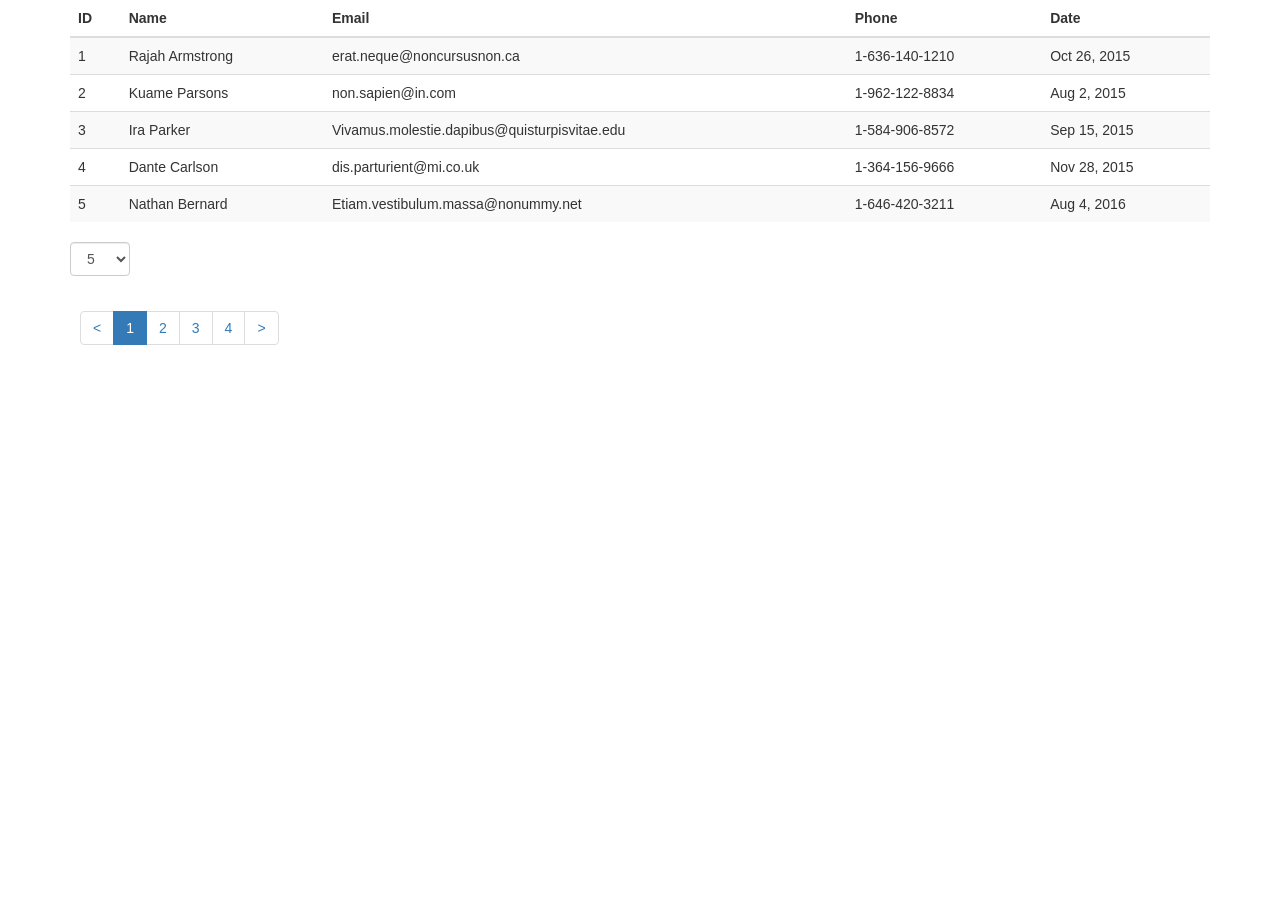
<file: admin-php-not-used/table/index.html>
<!DOCTYPE html>
<html lang="en">

<head>
	<meta charset="UTF-8">
	<title>CodePen - Pagination Table</title>
	<title>JQ Pagination</title>
	<link rel='stylesheet' href='https://maxcdn.bootstrapcdn.com/bootstrap/3.3.6/css/bootstrap.min.css'>
	<link rel="stylesheet" href="./style.css">

</head>

<body>
	<!-- partial:index.partial.html -->
	<div class="container">
		<table class="table table-striped table-class" id="table-id">

			<thead>
				<tr>
					<th>Name</th>
					<th>Email</th>
					<th>Phone</th>
					<th>Date</th>
				</tr>

			</thead>

			<tbody>
				<tr>
					<td>Rajah Armstrong</td>
					<td>erat.neque@noncursusnon.ca</td>
					<td>1-636-140-1210</td>
					<td>Oct 26, 2015</td>
				</tr>
				<tr>
					<td>Kuame Parsons</td>
					<td>non.sapien@in.com</td>
					<td>1-962-122-8834</td>
					<td>Aug 2, 2015</td>
				</tr>
				<tr>
					<td>Ira Parker</td>
					<td>Vivamus.molestie.dapibus@quisturpisvitae.edu</td>
					<td>1-584-906-8572</td>
					<td>Sep 15, 2015</td>
				</tr>
				<tr>
					<td>Dante Carlson</td>
					<td>dis.parturient@mi.co.uk</td>
					<td>1-364-156-9666</td>
					<td>Nov 28, 2015</td>
				</tr>
				<tr>
					<td>Nathan Bernard</td>
					<td>Etiam.vestibulum.massa@nonummy.net</td>
					<td>1-646-420-3211</td>
					<td>Aug 4, 2016</td>
				</tr>
				<tr>
					<td>Dillon Poole</td>
					<td>eget@vitae.ca</td>
					<td>1-788-762-3800</td>
					<td>Apr 25, 2016</td>
				</tr>
				<tr>
					<td>Hu Leach</td>
					<td>ligula.eu.enim@eu.org</td>
					<td>1-888-617-5106</td>
					<td>Nov 3, 2015</td>
				</tr>
				<tr>
					<td>Dean Lucas</td>
					<td>ligula.Nullam.feugiat@orciUt.org</td>
					<td>1-176-725-3287</td>
					<td>Mar 10, 2016</td>
				</tr>
				<tr>
					<td>Dorian Durham</td>
					<td>at@conubianostraper.org</td>
					<td>1-867-829-4207</td>
					<td>Nov 11, 2016</td>
				</tr>
				<tr>
					<td>Roth Ward</td>
					<td>Donec@atvelitCras.ca</td>
					<td>1-539-674-6286</td>
					<td>May 4, 2015</td>
				</tr>
				<tr>
					<td>Geoffrey Gilliam</td>
					<td>rutrum.justo.Praesent@euismodetcommodo.ca</td>
					<td>1-450-585-0087</td>
					<td>Nov 28, 2016</td>
				</tr>
				<tr>
					<td>Vance Bonner</td>
					<td>Nunc.mauris@amet.co.uk</td>
					<td>1-746-842-1533</td>
					<td>Jul 25, 2016</td>
				</tr>
				<tr>
					<td>Castor Rivera</td>
					<td>faucibus.Morbi.vehicula@euismodet.edu</td>
					<td>1-134-497-7454</td>
					<td>Dec 3, 2016</td>
				</tr>
				<tr>
					<td>Marshall Wheeler</td>
					<td>tempus.eu@sedfacilisis.ca</td>
					<td>1-709-608-3138</td>
					<td>Dec 6, 2015</td>
				</tr>
				<tr>
					<td>Porter Woods</td>
					<td>ultricies.sem.magna@urnajustofaucibus.com</td>
					<td>1-797-194-5400</td>
					<td>Jul 21, 2016</td>
				</tr>
				<tr>
					<td>Dexter Barnes</td>
					<td>convallis@auctorveliteget.org</td>
					<td>1-262-180-8026</td>
					<td>Sep 1, 2016</td>
				</tr>
				<tr>
					<td>Aaron Owen</td>
					<td>rhoncus.Nullam.velit@luctusutpellentesque.net</td>
					<td>1-236-283-7422</td>
					<td>Jul 26, 2016</td>
				</tr>
				<tr>
					<td>Malachi Mcmahon</td>
					<td>nunc.sed.pede@Maurisblanditenim.com</td>
					<td>1-973-844-7994</td>
					<td>Dec 31, 2015</td>
				</tr>
				<tr>
					<td>Ivan Vasquez</td>
					<td>eu.lacus.Quisque@Nunc.org</td>
					<td>1-626-851-7695</td>
					<td>Feb 23, 2016</td>
				</tr>
				<tr>
					<td>Colby Cline</td>
					<td>faucibus.orci.luctus@VivamusnisiMauris.com</td>
					<td>1-861-773-5057</td>
					<td>Nov 11, 2015</td>
				</tr>
				<tr>
					<td>Dale Crawford</td>
					<td>ac@estacmattis.ca</td>
					<td>1-620-744-5242</td>
					<td>Oct 8, 2016</td>
				</tr>
				<tr>
					<td>Griffith Flowers</td>
					<td>Ut.tincidunt@tellus.ca</td>
					<td>1-690-390-5508</td>
					<td>Sep 12, 2015</td>
				</tr>
				<tr>
					<td>Stone Morris</td>
					<td>Integer.id@diamatpretium.com</td>
					<td>1-214-162-0579</td>
					<td>Jan 10, 2016</td>
				</tr>
				<tr>
					<td>Bradley Mcfarland</td>
					<td>ipsum.dolor.sit@nislNulla.org</td>
					<td>1-619-732-1620</td>
					<td>Oct 29, 2016</td>
				</tr>
				<tr>
					<td>Sylvester Morse</td>
					<td>faucibus.Morbi.vehicula@non.ca</td>
					<td>1-661-248-5024</td>
					<td>Oct 18, 2016</td>
				</tr>
				<tr>
					<td>Cade Holman</td>
					<td>nascetur.ridiculus@vulputatedui.co.uk</td>
					<td>1-162-976-4535</td>
					<td>Apr 1, 2015</td>
				</tr>
				<tr>
					<td>Rudyard Mayer</td>
					<td>adipiscing@convallis.org</td>
					<td>1-728-466-6663</td>
					<td>Nov 16, 2016</td>
				</tr>
				<tr>
					<td>Alexander Roberson</td>
					<td>quis.massa.Mauris@egestasa.ca</td>
					<td>1-247-767-3540</td>
					<td>Nov 10, 2016</td>
				</tr>
				<tr>
					<td>Calvin Golden</td>
					<td>velit.Cras.lorem@mollis.org</td>
					<td>1-760-667-4590</td>
					<td>Feb 27, 2016</td>
				</tr>
				<tr>
					<td>Mason Pugh</td>
					<td>sed.dolor@luctuslobortisClass.com</td>
					<td>1-766-402-6701</td>
					<td>Jan 12, 2017</td>
				</tr>
				<tr>
					<td>Nissim Booth</td>
					<td>dignissim.pharetra@magnisdis.com</td>
					<td>1-130-931-4827</td>
					<td>Dec 9, 2015</td>
				</tr>
				<tr>
					<td>Phillip Poole</td>
					<td>luctus.et@ullamcorper.net</td>
					<td>1-830-428-6433</td>
					<td>Aug 4, 2016</td>
				</tr>
				<tr>
					<td>Gareth Pollard</td>
					<td>Mauris@nonummy.org</td>
					<td>1-632-814-2661</td>
					<td>Jan 9, 2017</td>
				</tr>
				<tr>
					<td>Jacob Horne</td>
					<td>scelerisque.neque@tellusAenean.edu</td>
					<td>1-529-104-7213</td>
					<td>Jan 24, 2016</td>
				</tr>
				<tr>
					<td>Igor Decker</td>
					<td>velit.in@libero.com</td>
					<td>1-221-669-5726</td>
					<td>Aug 29, 2015</td>
				</tr>
				<tr>
					<td>Nicholas Carver</td>
					<td>rutrum.non@rhoncusNullamvelit.net</td>
					<td>1-519-668-4195</td>
					<td>Mar 10, 2016</td>
				</tr>
				<tr>
					<td>Colby Griffith</td>
					<td>ipsum@per.co.uk</td>
					<td>1-562-764-0884</td>
					<td>Nov 30, 2016</td>
				</tr>
				<tr>
					<td>Travis Head</td>
					<td>Donec.est.mauris@magnamalesuadavel.co.uk</td>
					<td>1-220-349-5963</td>
					<td>Mar 11, 2016</td>
				</tr>
				<tr>
					<td>Mannix Savage</td>
					<td>adipiscing.lobortis@maurisMorbi.net</td>
					<td>1-636-137-1798</td>
					<td>Sep 26, 2015</td>
				</tr>
				<tr>
					<td>Bernard Collier</td>
					<td>vehicula.Pellentesque@laoreetipsum.ca</td>
					<td>1-383-465-5772</td>
					<td>Jan 14, 2016</td>
				</tr>
				<tr>
					<td>Beck Vance</td>
					<td>lacinia.orci.consectetuer@nulla.co.uk</td>
					<td>1-792-259-9851</td>
					<td>Feb 17, 2017</td>
				</tr>
				<tr>
					<td>Macaulay Murray</td>
					<td>vulputate.posuere@purusactellus.net</td>
					<td>1-779-142-8309</td>
					<td>Nov 9, 2016</td>
				</tr>
				<tr>
					<td>Chadwick Bennett</td>
					<td>eu.placerat@porttitoreros.net</td>
					<td>1-640-170-8919</td>
					<td>Nov 19, 2015</td>
				</tr>
				<tr>
					<td>Benedict Joyce</td>
					<td>ornare.egestas@Phasellusnulla.com</td>
					<td>1-982-607-6613</td>
					<td>Apr 28, 2016</td>
				</tr>
				<tr>
					<td>Colin Rowe</td>
					<td>dignissim@id.ca</td>
					<td>1-225-773-8292</td>
					<td>Mar 25, 2016</td>
				</tr>
				<tr>
					<td>Brandon French</td>
					<td>est@Proinsed.ca</td>
					<td>1-407-645-0660</td>
					<td>May 26, 2015</td>
				</tr>
				<tr>
					<td>Neil West</td>
					<td>ac.mattis@blanditcongue.net</td>
					<td>1-251-843-1655</td>
					<td>Jul 16, 2015</td>
				</tr>
				<tr>
					<td>Thomas West</td>
					<td>a.mi.fringilla@velest.com</td>
					<td>1-786-660-6130</td>
					<td>Feb 21, 2016</td>
				</tr>
				<tr>
					<td>Lucas Bernard</td>
					<td>nisl@ipsum.net</td>
					<td>1-899-356-0342</td>
					<td>Jan 23, 2016</td>
				</tr>
				<tr>
					<td>Ali Reilly</td>
					<td>montes@sapienNuncpulvinar.org</td>
					<td>1-853-128-2109</td>
					<td>Nov 19, 2015</td>
				</tr>
				<tr>
					<td>Theodore Palmer</td>
					<td>ac@lacusAliquam.com</td>
					<td>1-157-854-9417</td>
					<td>Mar 14, 2016</td>
				</tr>
				<tr>
					<td>Wesley Moore</td>
					<td>arcu.Nunc@cursus.co.uk</td>
					<td>1-280-601-8635</td>
					<td>Aug 7, 2016</td>
				</tr>
				<tr>
					<td>Victor Cleveland</td>
					<td>Mauris@idblandit.com</td>
					<td>1-348-493-1317</td>
					<td>Feb 1, 2017</td>
				</tr>
				<tr>
					<td>Mason Frye</td>
					<td>Donec.est.Nunc@molestieorci.ca</td>
					<td>1-553-372-6872</td>
					<td>Dec 14, 2016</td>
				</tr>
				<tr>
					<td>Garth Glover</td>
					<td>quis.pede.Suspendisse@euismod.com</td>
					<td>1-674-742-2550</td>
					<td>Aug 4, 2015</td>
				</tr>
				<tr>
					<td>Oren Lawson</td>
					<td>sed@Donecelementumlorem.net</td>
					<td>1-918-545-3934</td>
					<td>Nov 16, 2016</td>
				</tr>
				<tr>
					<td>Ivor Thomas</td>
					<td>arcu.Aliquam.ultrices@felis.com</td>
					<td>1-618-175-6929</td>
					<td>Aug 13, 2015</td>
				</tr>
				<tr>
					<td>Kelly Workman</td>
					<td>ligula@egetipsumDonec.co.uk</td>
					<td>1-883-616-6383</td>
					<td>Dec 23, 2016</td>
				</tr>
				<tr>
					<td>Lance Bonner</td>
					<td>a@tinciduntaliquamarcu.co.uk</td>
					<td>1-365-745-4938</td>
					<td>Nov 23, 2015</td>
				</tr>
				<tr>
					<td>Thane Oneill</td>
					<td>ullamcorper@mi.org</td>
					<td>1-858-232-8568</td>
					<td>Jan 17, 2016</td>
				</tr>
				<tr>
					<td>Curran Whitehead</td>
					<td>parturient.montes.nascetur@cursusluctus.edu</td>
					<td>1-238-516-8560</td>
					<td>May 4, 2016</td>
				</tr>
				<tr>
					<td>Barry Foreman</td>
					<td>justo@temporbibendumDonec.net</td>
					<td>1-597-900-1913</td>
					<td>Sep 25, 2016</td>
				</tr>
				<tr>
					<td>Garth Blake</td>
					<td>ipsum.Suspendisse@venenatisvel.net</td>
					<td>1-843-574-0482</td>
					<td>May 31, 2015</td>
				</tr>
				<tr>
					<td>Christopher Ballard</td>
					<td>vestibulum@semut.net</td>
					<td>1-586-347-9206</td>
					<td>Mar 8, 2017</td>
				</tr>
				<tr>
					<td>Gareth Horne</td>
					<td>senectus.et@eget.com</td>
					<td>1-934-604-0841</td>
					<td>Jan 10, 2016</td>
				</tr>
				<tr>
					<td>Murphy Gould</td>
					<td>augue@Curabiturvellectus.org</td>
					<td>1-258-113-9485</td>
					<td>Sep 4, 2016</td>
				</tr>
				<tr>
					<td>Zephania Obrien</td>
					<td>eu.ligula@pellentesque.ca</td>
					<td>1-565-322-4592</td>
					<td>Jun 30, 2015</td>
				</tr>
				<tr>
					<td>Sebastian Davis</td>
					<td>dictum.augue@dui.edu</td>
					<td>1-596-269-3513</td>
					<td>Jun 18, 2015</td>
				</tr>
				<tr>
					<td>Deacon Rodriquez</td>
					<td>enim.commodo@semegestas.ca</td>
					<td>1-752-436-8434</td>
					<td>Aug 25, 2015</td>
				</tr>
				<tr>
					<td>Palmer Vaughan</td>
					<td>condimentum.eget@cursusinhendrerit.org</td>
					<td>1-365-105-7118</td>
					<td>Sep 30, 2016</td>
				</tr>
				<tr>
					<td>Garrett Phelps</td>
					<td>Donec@placeratorci.edu</td>
					<td>1-911-608-5554</td>
					<td>Nov 23, 2015</td>
				</tr>
				<tr>
					<td>Vincent Barron</td>
					<td>tellus@convallisestvitae.co.uk</td>
					<td>1-373-781-8939</td>
					<td>Feb 19, 2017</td>
				</tr>
				<tr>
					<td>Shad Hubbard</td>
					<td>tortor.at.risus@purusmaurisa.com</td>
					<td>1-563-162-7634</td>
					<td>Jul 7, 2016</td>
				</tr>
				<tr>
					<td>Todd Vazquez</td>
					<td>malesuada.fringilla.est@facilisis.org</td>
					<td>1-647-784-5955</td>
					<td>Jul 18, 2015</td>
				</tr>
				<tr>
					<td>Cade Mullins</td>
					<td>sem.ut.cursus@sapienmolestie.com</td>
					<td>1-262-815-5463</td>
					<td>Apr 1, 2016</td>
				</tr>
				<tr>
					<td>Cullen Gay</td>
					<td>in.cursus@utcursus.net</td>
					<td>1-447-832-2739</td>
					<td>Sep 29, 2015</td>
				</tr>
				<tr>
					<td>Chase Chambers</td>
					<td>ipsum@magnaSed.com</td>
					<td>1-151-663-4654</td>
					<td>Aug 5, 2016</td>
				</tr>
				<tr>
					<td>Hakeem Hammond</td>
					<td>aptent.taciti@sit.ca</td>
					<td>1-449-378-9773</td>
					<td>May 16, 2016</td>
				</tr>
				<tr>
					<td>Justin Stout</td>
					<td>nascetur.ridiculus.mus@eu.edu</td>
					<td>1-687-820-7974</td>
					<td>Nov 23, 2015</td>
				</tr>
				<tr>
					<td>Hakeem Larson</td>
					<td>ultricies.dignissim@nonvestibulumnec.ca</td>
					<td>1-510-600-8899</td>
					<td>Aug 17, 2015</td>
				</tr>
				<tr>
					<td>Peter Anderson</td>
					<td>bibendum@Curabitur.org</td>
					<td>1-250-764-1300</td>
					<td>Jun 18, 2016</td>
				</tr>
				<tr>
					<td>Marvin Preston</td>
					<td>Maecenas@arcuimperdiet.co.uk</td>
					<td>1-766-120-0796</td>
					<td>Nov 27, 2015</td>
				</tr>
				<tr>
					<td>Zachary Poole</td>
					<td>dictum@ligulatortor.org</td>
					<td>1-603-891-3134</td>
					<td>Sep 21, 2015</td>
				</tr>
				<tr>
					<td>Lawrence Berger</td>
					<td>dolor.Quisque.tincidunt@nonsapienmolestie.com</td>
					<td>1-261-614-8636</td>
					<td>Jan 1, 2016</td>
				</tr>
				<tr>
					<td>Carson Black</td>
					<td>luctus.et@Pellentesqueutipsum.com</td>
					<td>1-170-639-6825</td>
					<td>Sep 9, 2015</td>
				</tr>
				<tr>
					<td>Grady Ferguson</td>
					<td>nonummy@magna.ca</td>
					<td>1-445-965-4679</td>
					<td>Aug 23, 2016</td>
				</tr>
				<tr>
					<td>Stuart Johnston</td>
					<td>placerat@Aliquam.ca</td>
					<td>1-888-201-8554</td>
					<td>Jun 16, 2015</td>
				</tr>
				<tr>
					<td>Hoyt Thompson</td>
					<td>cursus.vestibulum@InfaucibusMorbi.ca</td>
					<td>1-787-909-6344</td>
					<td>Nov 8, 2016</td>
				</tr>
				<tr>
					<td>Carter George</td>
					<td>aliquet@liberoProinsed.co.uk</td>
					<td>1-108-298-1209</td>
					<td>Sep 20, 2015</td>
				</tr>
				<tr>
					<td>Hashim Roberson</td>
					<td>aliquam.enim.nec@enim.ca</td>
					<td>1-662-166-3319</td>
					<td>Jun 26, 2015</td>
				</tr>
				<tr>
					<td>Cruz Collier</td>
					<td>Integer.mollis@metusIn.org</td>
					<td>1-277-210-6159</td>
					<td>Feb 2, 2017</td>
				</tr>
				<tr>
					<td>Nigel Collier</td>
					<td>metus@pharetraut.net</td>
					<td>1-501-647-3500</td>
					<td>Nov 20, 2015</td>
				</tr>
				<tr>
					<td>Abel Hendricks</td>
					<td>nec@Pellentesque.com</td>
					<td>1-661-985-0463</td>
					<td>Dec 19, 2015</td>
				</tr>
				<tr>
					<td>Fulton Espinoza</td>
					<td>luctus.et@sitametornare.org</td>
					<td>1-396-412-6389</td>
					<td>Mar 25, 2017</td>
				</tr>
				<tr>
					<td>Otto Ramos</td>
					<td>pellentesque.tellus@aliquameu.net</td>
					<td>1-249-633-9976</td>
					<td>Dec 21, 2016</td>
				</tr>
				<tr>
					<td>Griffin Joyce</td>
					<td>a.sollicitudin.orci@volutpatornare.net</td>
					<td>1-321-798-8569</td>
					<td>Oct 5, 2016</td>
				</tr>
				<tr>
					<td>Alden Buckner</td>
					<td>id.sapien.Cras@scelerisque.net</td>
					<td>1-360-375-8997</td>
					<td>Apr 16, 2016</td>
				</tr>
				<tr>
					<td>Reese Hudson</td>
					<td>lobortis.augue.scelerisque@velitduisemper.ca</td>
					<td>1-218-544-5876</td>
					<td>Nov 29, 2016</td>
				</tr>
				<tr>
					<td>Reed Ramsey</td>
					<td>arcu@acipsum.edu</td>
					<td>1-624-968-2863</td>
					<td>Dec 1, 2015</td>
				</tr>
				<tr>
					<td>Arthur Blackwell</td>
					<td>sodales.elit.erat@vehiculaetrutrum.ca</td>
					<td>1-837-635-8180</td>
					<td>Mar 21, 2017</td>
				</tr>
				<tr>
					<td>Ivan Vasquez</td>
					<td>eu.lacus.Quisque@Nunc.org</td>
					<td>1-626-851-7695</td>
					<td>Feb 23, 2016</td>
				</tr>
			</tbody>

		</table>
		
		<div class="container">
			<div class="row justify-content-end">
				<div class="col-auto">
					<div class="form-group d-flex align-items-center">
						<!-- Show Numbers Of Rows -->
						<select class="form-control" name="state" id="maxRows" style="width: 60px;">
							<option value="5000">Show ALL Rows</option>
							<option value="5">5</option>
							<option value="10">10</option>
							<option value="15">15</option>
							<option value="20">20</option>
							<option value="50">50</option>
							<option value="70">70</option>
							<option value="100">100</option>
						</select>
					</div>
				</div>
				<div class="col-auto">
					<div class='pagination-container ml-2'>
						<nav>
							<ul class="pagination" style="margin-left: 10px;">
								<li data-page="prev">
									<span>&lt;<span class="sr-only">(current)</span></span>
								</li>
								<li data-page="next" id="prev">
									<span>&gt;<span class="sr-only">(current)</span></span>
								</li>
							</ul>
						</nav>
					</div>
				</div>
			</div>
		</div>
		
		
		

	</div>



	<!--  Developed By Yasser Mas -->
	<!-- partial -->
	<script src='//cdnjs.cloudflare.com/ajax/libs/jquery/2.2.2/jquery.min.js'></script>
	<script src='//maxcdn.bootstrapcdn.com/bootstrap/3.3.6/js/bootstrap.min.js'></script>
	<script src="./script.js"></script>

</body>

</html>
</file>
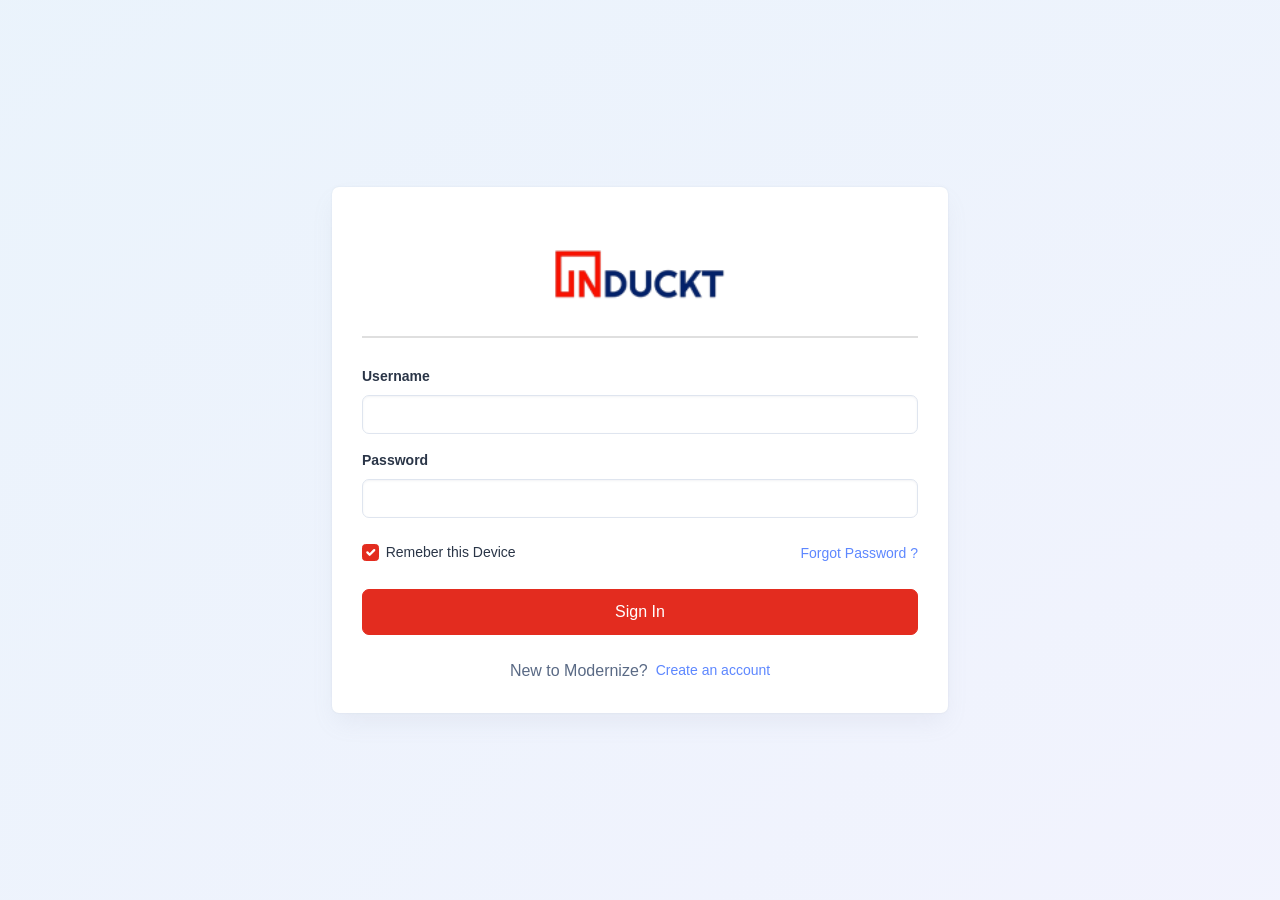
<file: login.html>
<!doctype html>
<html lang="en">

<head>
  <meta charset="utf-8">
  <meta name="viewport" content="width=device-width, initial-scale=1">
  <title>Modernize Free</title>
  <link rel="shortcut icon" type="image/png" href="./admin/assets/images/logos/favicon.png" />
  <link rel="stylesheet" href="./admin/assets/css/styles.min.css" />
</head>

<body>
  <!--  Body Wrapper -->
  <div class="page-wrapper" id="main-wrapper" data-layout="vertical" data-navbarbg="skin6" data-sidebartype="full"
    data-sidebar-position="fixed" data-header-position="fixed">
    <div
      class="position-relative overflow-hidden radial-gradient min-vh-100 d-flex align-items-center justify-content-center">
      <div class="d-flex align-items-center justify-content-center w-100">
        <div class="row justify-content-center w-100">
          <div class="col-md-8 col-lg-6 col-xxl-3">
            <div class="card mb-0">
              <div class="card-body">
                <a href="./index.html" class="text-nowrap logo-img text-center d-block py-3 w-100">
                  <img src="./admin/assets/images/logos/logo.png" width="180" alt="">
                </a>
                <!-- <p class="text-center">Your Social Campaigns</p> -->
                <hr style="border: none; background-color: grey; height: 2px; margin-top:1%; margin-bottom:5%;">
                <form>
                  <div class="mb-3">
                    <label for="exampleInputEmail1" class="form-label">Username</label>
                    <input type="email" class="form-control" id="exampleInputEmail1" aria-describedby="emailHelp">
                  </div>
                  <div class="mb-4">
                    <label for="exampleInputPassword1" class="form-label">Password</label>
                    <input type="password" class="form-control" id="exampleInputPassword1">
                  </div>
                  <div class="d-flex align-items-center justify-content-between mb-4">
                    <div class="form-check">
                      <input class="form-check-input primary" type="checkbox" value="" id="flexCheckChecked" checked>
                      <label class="form-check-label text-dark" for="flexCheckChecked">
                        Remeber this Device
                      </label>
                    </div>
                    <a class="text-primary fw-bold" href="./admin/index.html">Forgot Password ?</a>
                  </div>
                  <a href="./admin/index.html" class="btn btn-primary w-100 py-8 fs-4 mb-4 rounded-2">Sign In</a>
                  <div class="d-flex align-items-center justify-content-center">
                    <p class="fs-4 mb-0 fw-bold">New to Modernize?</p>
                    <a class="text-primary fw-bold ms-2" href="./register.html">Create an account</a>
                  </div>
                </form>
              </div>
            </div>
          </div>
        </div>
      </div>
    </div>
  </div>
  <script src="./admin/assets/libs/jquery/dist/jquery.min.js"></script>
  <script src="./admin/assets/libs/bootstrap/dist/js/bootstrap.bundle.min.js"></script>
</body>

</html>
</file>
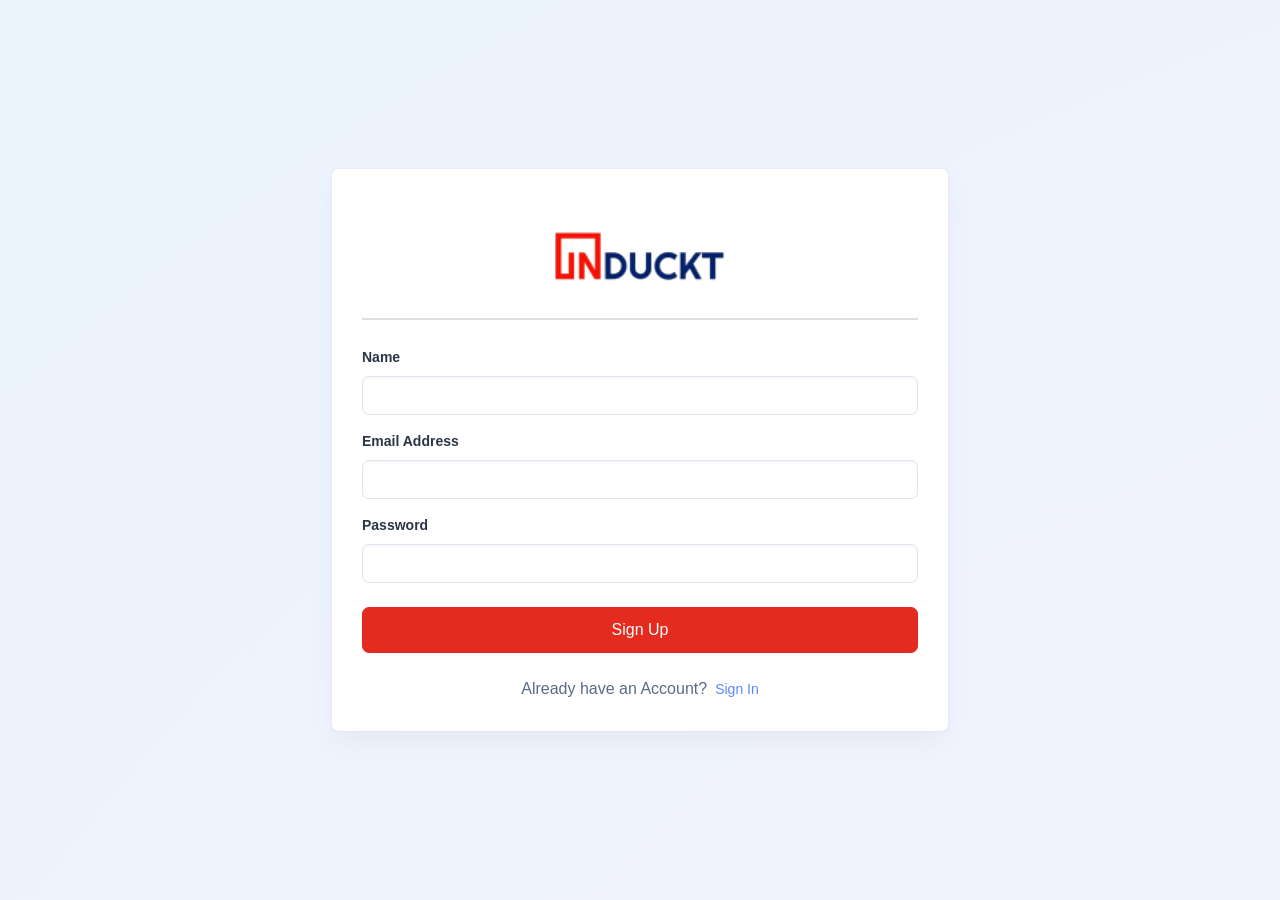
<file: register.html>
<!doctype html>
<html lang="en">

<head>
  <meta charset="utf-8">
  <meta name="viewport" content="width=device-width, initial-scale=1">
  <title>Modernize Free</title>
  <link rel="shortcut icon" type="image/png" href="./admin/assets/images/logos/favicon.png" />
  <link rel="stylesheet" href="./admin/assets/css/styles.min.css" />
</head>

<body>
  <!--  Body Wrapper -->
  <div class="page-wrapper" id="main-wrapper" data-layout="vertical" data-navbarbg="skin6" data-sidebartype="full"
    data-sidebar-position="fixed" data-header-position="fixed">
    <div
      class="position-relative overflow-hidden radial-gradient min-vh-100 d-flex align-items-center justify-content-center">
      <div class="d-flex align-items-center justify-content-center w-100">
        <div class="row justify-content-center w-100">
          <div class="col-md-8 col-lg-6 col-xxl-3">
            <div class="card mb-0">
              <div class="card-body">
                <a href="./admin/index.html" class="text-nowrap logo-img text-center d-block py-3 w-100">
                  <img src="./admin/assets/images/logos/logo.png" width="180" alt="">
                </a>
                <!-- <p class="text-center">Your Social Campaigns</p> -->
                <hr style="border: none; background-color: grey; height: 2px; margin-top:1%; margin-bottom:5%;">

                <form>
                  <div class="mb-3">
                    <label for="exampleInputtext1" class="form-label">Name</label>
                    <input type="text" class="form-control" id="exampleInputtext1" aria-describedby="textHelp">
                  </div>
                  <div class="mb-3">
                    <label for="exampleInputEmail1" class="form-label">Email Address</label>
                    <input type="email" class="form-control" id="exampleInputEmail1" aria-describedby="emailHelp">
                  </div>
                  <div class="mb-4">
                    <label for="exampleInputPassword1" class="form-label">Password</label>
                    <input type="password" class="form-control" id="exampleInputPassword1">
                  </div>
                  <a href="./admin/index.html" class="btn btn-primary w-100 py-8 fs-4 mb-4 rounded-2">Sign Up</a>
                  <div class="d-flex align-items-center justify-content-center">
                    <p class="fs-4 mb-0 fw-bold">Already have an Account?</p>
                    <a class="text-primary fw-bold ms-2" href="./login.html">Sign In</a>
                  </div>
                </form>
              </div>
            </div>
          </div>
        </div>
      </div>
    </div>
  </div>
  <script src="./admin/assets/libs/jquery/dist/jquery.min.js"></script>
  <script src="./admin/assets/libs/bootstrap/dist/js/bootstrap.bundle.min.js"></script>
</body>

</html>
</file>
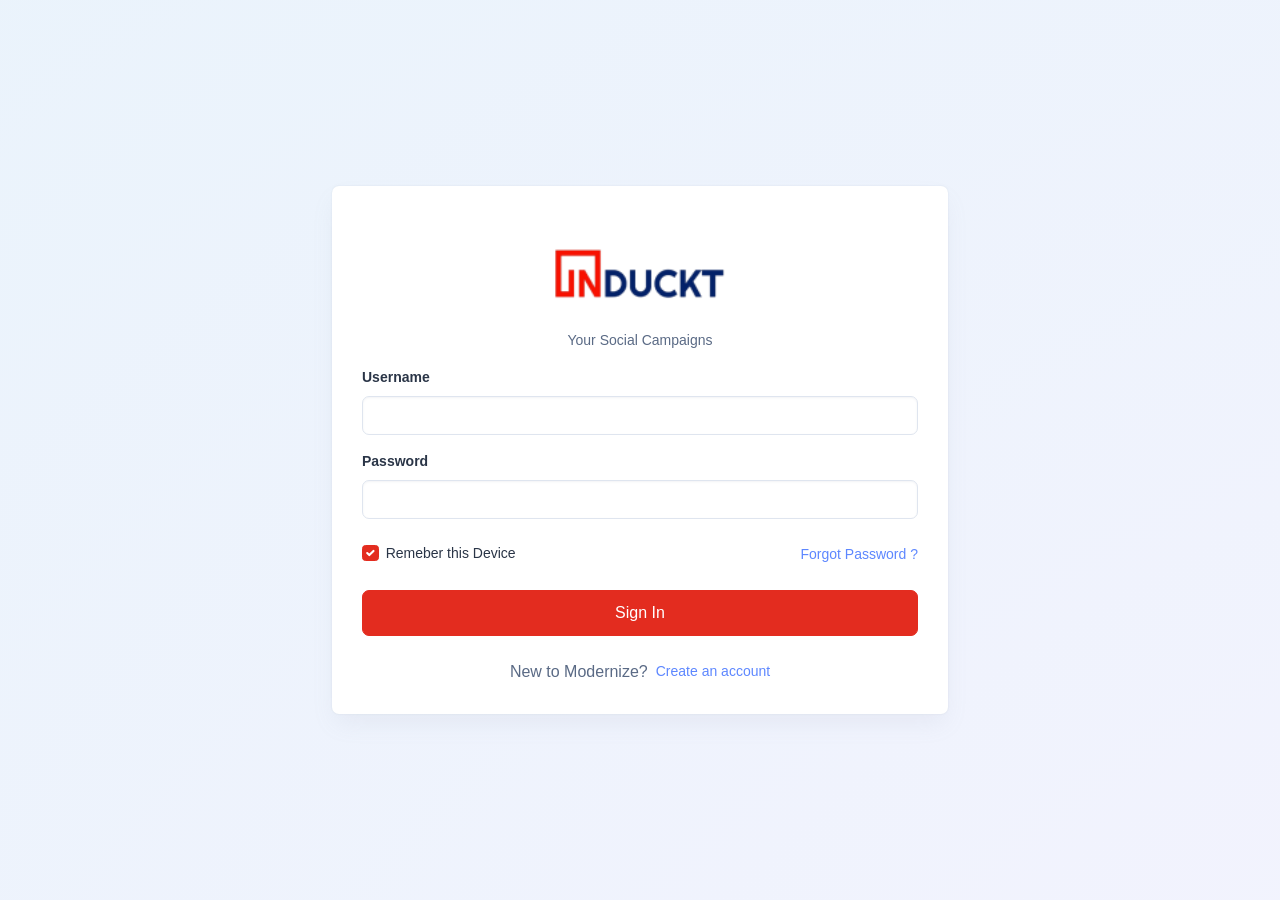
<file: admin-php-not-used/authentication-login.html>
<!doctype html>
<html lang="en">

<head>
  <meta charset="utf-8">
  <meta name="viewport" content="width=device-width, initial-scale=1">
  <title>Modernize Free</title>
  <link rel="shortcut icon" type="image/png" href="./assets/images/logos/favicon.png" />
  <link rel="stylesheet" href="./assets/css/styles.min.css" />
</head>

<body>
  <!--  Body Wrapper -->
  <div class="page-wrapper" id="main-wrapper" data-layout="vertical" data-navbarbg="skin6" data-sidebartype="full"
    data-sidebar-position="fixed" data-header-position="fixed">
    <div
      class="position-relative overflow-hidden radial-gradient min-vh-100 d-flex align-items-center justify-content-center">
      <div class="d-flex align-items-center justify-content-center w-100">
        <div class="row justify-content-center w-100">
          <div class="col-md-8 col-lg-6 col-xxl-3">
            <div class="card mb-0">
              <div class="card-body">
                <a href="./index.html" class="text-nowrap logo-img text-center d-block py-3 w-100">
                  <img src="./assets/images/logos/logo.png" width="180" alt="">
                </a>
                <p class="text-center">Your Social Campaigns</p>
                <form>
                  <div class="mb-3">
                    <label for="exampleInputEmail1" class="form-label">Username</label>
                    <input type="email" class="form-control" id="exampleInputEmail1" aria-describedby="emailHelp">
                  </div>
                  <div class="mb-4">
                    <label for="exampleInputPassword1" class="form-label">Password</label>
                    <input type="password" class="form-control" id="exampleInputPassword1">
                  </div>
                  <div class="d-flex align-items-center justify-content-between mb-4">
                    <div class="form-check">
                      <input class="form-check-input primary" type="checkbox" value="" id="flexCheckChecked" checked>
                      <label class="form-check-label text-dark" for="flexCheckChecked">
                        Remeber this Device
                      </label>
                    </div>
                    <a class="text-primary fw-bold" href="./index.html">Forgot Password ?</a>
                  </div>
                  <a href="./index.html" class="btn btn-primary w-100 py-8 fs-4 mb-4 rounded-2">Sign In</a>
                  <div class="d-flex align-items-center justify-content-center">
                    <p class="fs-4 mb-0 fw-bold">New to Modernize?</p>
                    <a class="text-primary fw-bold ms-2" href="./authentication-register.html">Create an account</a>
                  </div>
                </form>
              </div>
            </div>
          </div>
        </div>
      </div>
    </div>
  </div>
  <script src="./assets/libs/jquery/dist/jquery.min.js"></script>
  <script src="./assets/libs/bootstrap/dist/js/bootstrap.bundle.min.js"></script>
</body>

</html>
</file>
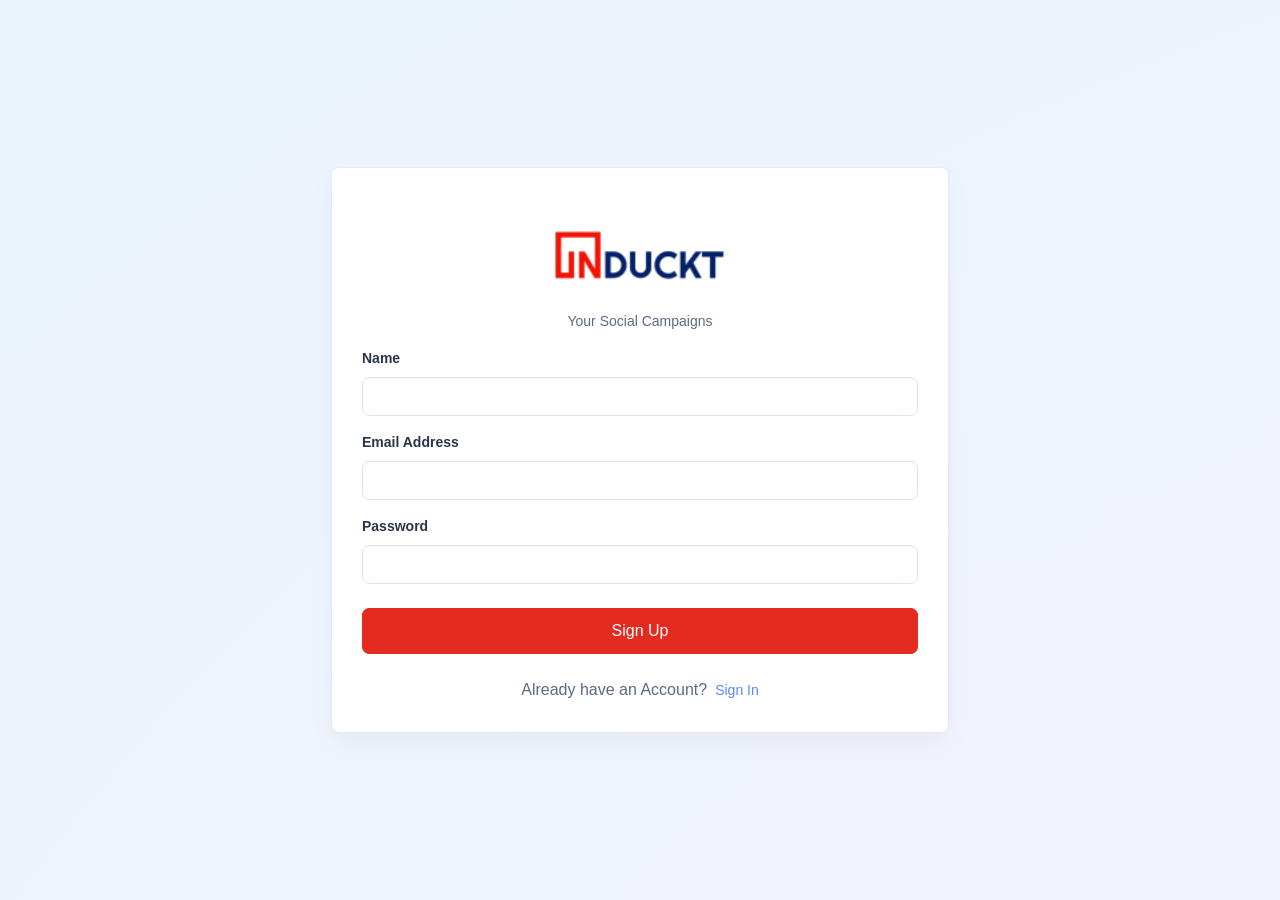
<file: admin-php-not-used/authentication-register.html>
<!doctype html>
<html lang="en">

<head>
  <meta charset="utf-8">
  <meta name="viewport" content="width=device-width, initial-scale=1">
  <title>Modernize Free</title>
  <link rel="shortcut icon" type="image/png" href="./assets/images/logos/favicon.png" />
  <link rel="stylesheet" href="./assets/css/styles.min.css" />
</head>

<body>
  <!--  Body Wrapper -->
  <div class="page-wrapper" id="main-wrapper" data-layout="vertical" data-navbarbg="skin6" data-sidebartype="full"
    data-sidebar-position="fixed" data-header-position="fixed">
    <div
      class="position-relative overflow-hidden radial-gradient min-vh-100 d-flex align-items-center justify-content-center">
      <div class="d-flex align-items-center justify-content-center w-100">
        <div class="row justify-content-center w-100">
          <div class="col-md-8 col-lg-6 col-xxl-3">
            <div class="card mb-0">
              <div class="card-body">
                <a href="./index.html" class="text-nowrap logo-img text-center d-block py-3 w-100">
                  <img src="./assets/images/logos/logo.png" width="180" alt="">
                </a>
                <p class="text-center">Your Social Campaigns</p>
                <form>
                  <div class="mb-3">
                    <label for="exampleInputtext1" class="form-label">Name</label>
                    <input type="text" class="form-control" id="exampleInputtext1" aria-describedby="textHelp">
                  </div>
                  <div class="mb-3">
                    <label for="exampleInputEmail1" class="form-label">Email Address</label>
                    <input type="email" class="form-control" id="exampleInputEmail1" aria-describedby="emailHelp">
                  </div>
                  <div class="mb-4">
                    <label for="exampleInputPassword1" class="form-label">Password</label>
                    <input type="password" class="form-control" id="exampleInputPassword1">
                  </div>
                  <a href="./index.html" class="btn btn-primary w-100 py-8 fs-4 mb-4 rounded-2">Sign Up</a>
                  <div class="d-flex align-items-center justify-content-center">
                    <p class="fs-4 mb-0 fw-bold">Already have an Account?</p>
                    <a class="text-primary fw-bold ms-2" href="./authentication-login.html">Sign In</a>
                  </div>
                </form>
              </div>
            </div>
          </div>
        </div>
      </div>
    </div>
  </div>
  <script src="./assets/libs/jquery/dist/jquery.min.js"></script>
  <script src="./assets/libs/bootstrap/dist/js/bootstrap.bundle.min.js"></script>
</body>

</html>
</file>
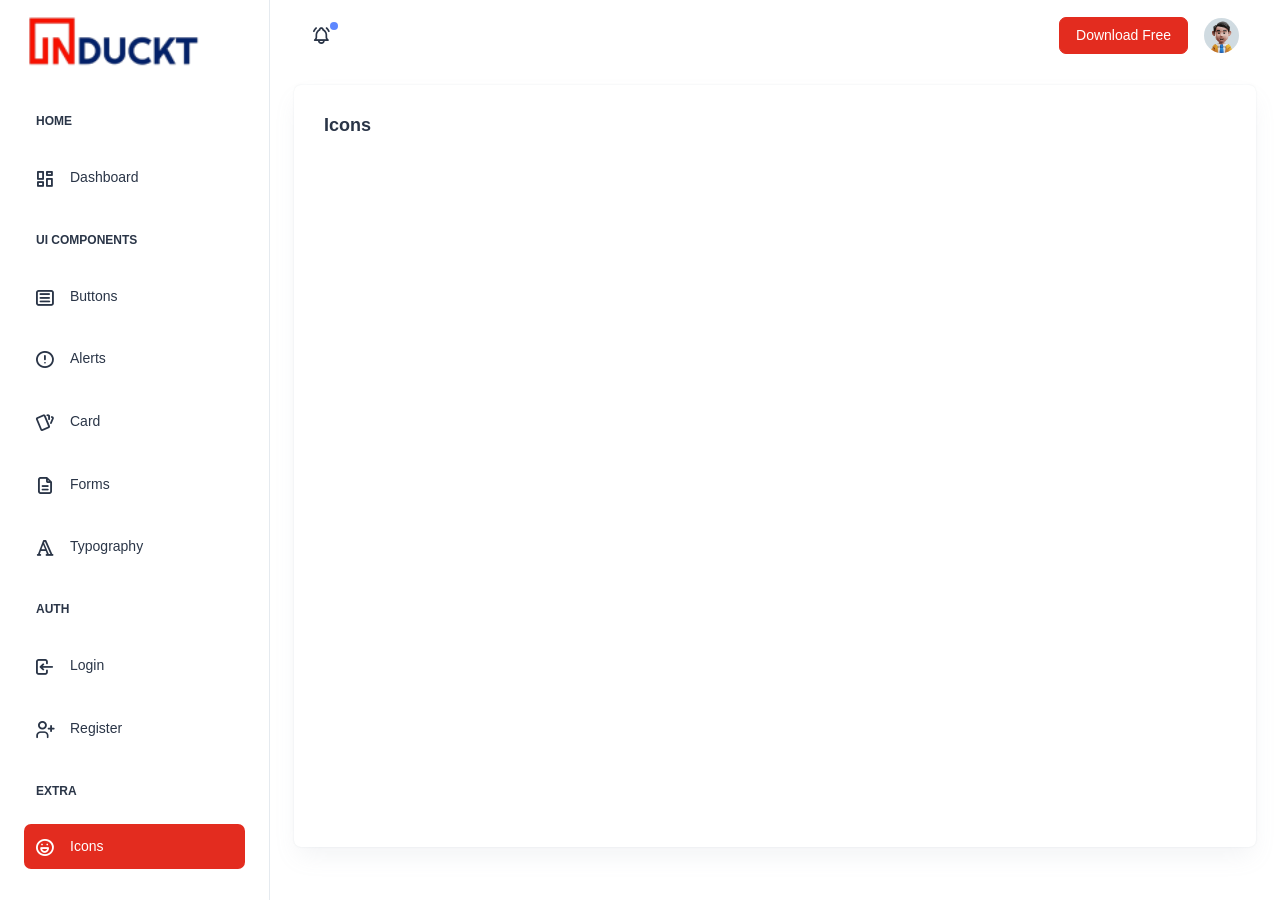
<file: admin-php-not-used/icon-tabler.html>
<!doctype html>
<html lang="en">

<head>
  <meta charset="utf-8">
  <meta name="viewport" content="width=device-width, initial-scale=1">
  <title>Modernize Free</title>
  <link rel="shortcut icon" type="image/png" href="./assets/images/logos/favicon.png" />
  <link rel="stylesheet" href="./assets/css/styles.min.css" />
</head>

<body>
  <!--  Body Wrapper -->
  <div class="page-wrapper" id="main-wrapper" data-layout="vertical" data-navbarbg="skin6" data-sidebartype="full"
    data-sidebar-position="fixed" data-header-position="fixed">
    <!-- Sidebar Start -->
    <aside class="left-sidebar">
      <!-- Sidebar scroll-->
      <div>
        <div class="brand-logo d-flex align-items-center justify-content-between">
          <a href="./index.html" class="text-nowrap logo-img">
            <img src="./assets/images/logos/logo.png" width="180" alt="" />
          </a>
          <div class="close-btn d-xl-none d-block sidebartoggler cursor-pointer" id="sidebarCollapse">
            <i class="ti ti-x fs-8"></i>
          </div>
        </div>
        <!-- Sidebar navigation-->
        <nav class="sidebar-nav scroll-sidebar" data-simplebar="">
          <ul id="sidebarnav">
            <li class="nav-small-cap">
              <i class="ti ti-dots nav-small-cap-icon fs-4"></i>
              <span class="hide-menu">Home</span>
            </li>
            <li class="sidebar-item">
              <a class="sidebar-link" href="./index.html" aria-expanded="false">
                <span>
                  <i class="ti ti-layout-dashboard"></i>
                </span>
                <span class="hide-menu">Dashboard</span>
              </a>
            </li>
            <li class="nav-small-cap">
              <i class="ti ti-dots nav-small-cap-icon fs-4"></i>
              <span class="hide-menu">UI COMPONENTS</span>
            </li>
            <li class="sidebar-item">
              <a class="sidebar-link" href="./ui-buttons.html" aria-expanded="false">
                <span>
                  <i class="ti ti-article"></i>
                </span>
                <span class="hide-menu">Buttons</span>
              </a>
            </li>
            <li class="sidebar-item">
              <a class="sidebar-link" href="./ui-alerts.html" aria-expanded="false">
                <span>
                  <i class="ti ti-alert-circle"></i>
                </span>
                <span class="hide-menu">Alerts</span>
              </a>
            </li>
            <li class="sidebar-item">
              <a class="sidebar-link" href="./ui-card.html" aria-expanded="false">
                <span>
                  <i class="ti ti-cards"></i>
                </span>
                <span class="hide-menu">Card</span>
              </a>
            </li>
            <li class="sidebar-item">
              <a class="sidebar-link" href="./ui-forms.html" aria-expanded="false">
                <span>
                  <i class="ti ti-file-description"></i>
                </span>
                <span class="hide-menu">Forms</span>
              </a>
            </li>
            <li class="sidebar-item">
              <a class="sidebar-link" href="./ui-typography.html" aria-expanded="false">
                <span>
                  <i class="ti ti-typography"></i>
                </span>
                <span class="hide-menu">Typography</span>
              </a>
            </li>
            <li class="nav-small-cap">
              <i class="ti ti-dots nav-small-cap-icon fs-4"></i>
              <span class="hide-menu">AUTH</span>
            </li>
            <li class="sidebar-item">
              <a class="sidebar-link" href="./authentication-login.html" aria-expanded="false">
                <span>
                  <i class="ti ti-login"></i>
                </span>
                <span class="hide-menu">Login</span>
              </a>
            </li>
            <li class="sidebar-item">
              <a class="sidebar-link" href="./authentication-register.html" aria-expanded="false">
                <span>
                  <i class="ti ti-user-plus"></i>
                </span>
                <span class="hide-menu">Register</span>
              </a>
            </li>
            <li class="nav-small-cap">
              <i class="ti ti-dots nav-small-cap-icon fs-4"></i>
              <span class="hide-menu">EXTRA</span>
            </li>
            <li class="sidebar-item">
              <a class="sidebar-link" href="./icon-tabler.html" aria-expanded="false">
                <span>
                  <i class="ti ti-mood-happy"></i>
                </span>
                <span class="hide-menu">Icons</span>
              </a>
            </li>
            <li class="sidebar-item">
              <a class="sidebar-link" href="./sample-page.html" aria-expanded="false">
                <span>
                  <i class="ti ti-aperture"></i>
                </span>
                <span class="hide-menu">Sample Page</span>
              </a>
            </li>
          </ul>
          <div class="unlimited-access hide-menu bg-light-primary position-relative mb-7 mt-5 rounded">
            <div class="d-flex">
              <div class="unlimited-access-title me-3">
                <h6 class="fw-semibold fs-4 mb-6 text-dark w-85">Upgrade to pro</h6>
                <a href="https://adminmart.com/product/modernize-bootstrap-5-admin-template/" target="_blank" class="btn btn-primary fs-2 fw-semibold lh-sm">Buy Pro</a>
              </div>
              <div class="unlimited-access-img">
                <img src="./assets/images/backgrounds/rocket.png" alt="" class="img-fluid">
              </div>
            </div>
          </div>
        </nav>
        <!-- End Sidebar navigation -->
      </div>
      <!-- End Sidebar scroll-->
    </aside>
    <!--  Sidebar End -->
    <!--  Main wrapper -->
    <div class="body-wrapper">
      <!--  Header Start -->
      <header class="app-header">
        <nav class="navbar navbar-expand-lg navbar-light">
          <ul class="navbar-nav">
            <li class="nav-item d-block d-xl-none">
              <a class="nav-link sidebartoggler nav-icon-hover" id="headerCollapse" href="javascript:void(0)">
                <i class="ti ti-menu-2"></i>
              </a>
            </li>
            <li class="nav-item">
              <a class="nav-link nav-icon-hover" href="javascript:void(0)">
                <i class="ti ti-bell-ringing"></i>
                <div class="notification bg-primary rounded-circle"></div>
              </a>
            </li>
          </ul>
          <div class="navbar-collapse justify-content-end px-0" id="navbarNav">
            <ul class="navbar-nav flex-row ms-auto align-items-center justify-content-end">
              <a href="https://adminmart.com/product/modernize-free-bootstrap-admin-dashboard/" target="_blank" class="btn btn-primary">Download Free</a>
              <li class="nav-item dropdown">
                <a class="nav-link nav-icon-hover" href="javascript:void(0)" id="drop2" data-bs-toggle="dropdown"
                  aria-expanded="false">
                  <img src="./assets/images/profile/user-1.jpg" alt="" width="35" height="35" class="rounded-circle">
                </a>
                <div class="dropdown-menu dropdown-menu-end dropdown-menu-animate-up" aria-labelledby="drop2">
                  <div class="message-body">
                    <a href="javascript:void(0)" class="d-flex align-items-center gap-2 dropdown-item">
                      <i class="ti ti-user fs-6"></i>
                      <p class="mb-0 fs-3">My Profile</p>
                    </a>
                    <a href="javascript:void(0)" class="d-flex align-items-center gap-2 dropdown-item">
                      <i class="ti ti-mail fs-6"></i>
                      <p class="mb-0 fs-3">My Account</p>
                    </a>
                    <a href="javascript:void(0)" class="d-flex align-items-center gap-2 dropdown-item">
                      <i class="ti ti-list-check fs-6"></i>
                      <p class="mb-0 fs-3">My Task</p>
                    </a>
                    <a href="./authentication-login.html" class="btn btn-outline-primary mx-3 mt-2 d-block">Logout</a>
                  </div>
                </div>
              </li>
            </ul>
          </div>
        </nav>
      </header>
      <!--  Header End -->
      <div class="container-fluid">
        <div class="card w-100 h-100 position-relative overflow-hidden">
          <div class="card-body">
            <h5 class="card-title fw-semibold mb-4">Icons</h5>
            <iframe src="https://tabler-icons.io/" frameborder="0" style="height: calc(100vh - 250px); width: 100%;"
              data-simplebar=""></iframe>
          </div>
        </div>
      </div>
    </div>
  </div>
  <script src="./assets/libs/jquery/dist/jquery.min.js"></script>
  <script src="./assets/libs/bootstrap/dist/js/bootstrap.bundle.min.js"></script>
  <script src="./assets/js/sidebarmenu.js"></script>
  <script src="./assets/js/app.min.js"></script>
  <script src="./assets/libs/simplebar/dist/simplebar.js"></script>
</body>

</html>
</file>
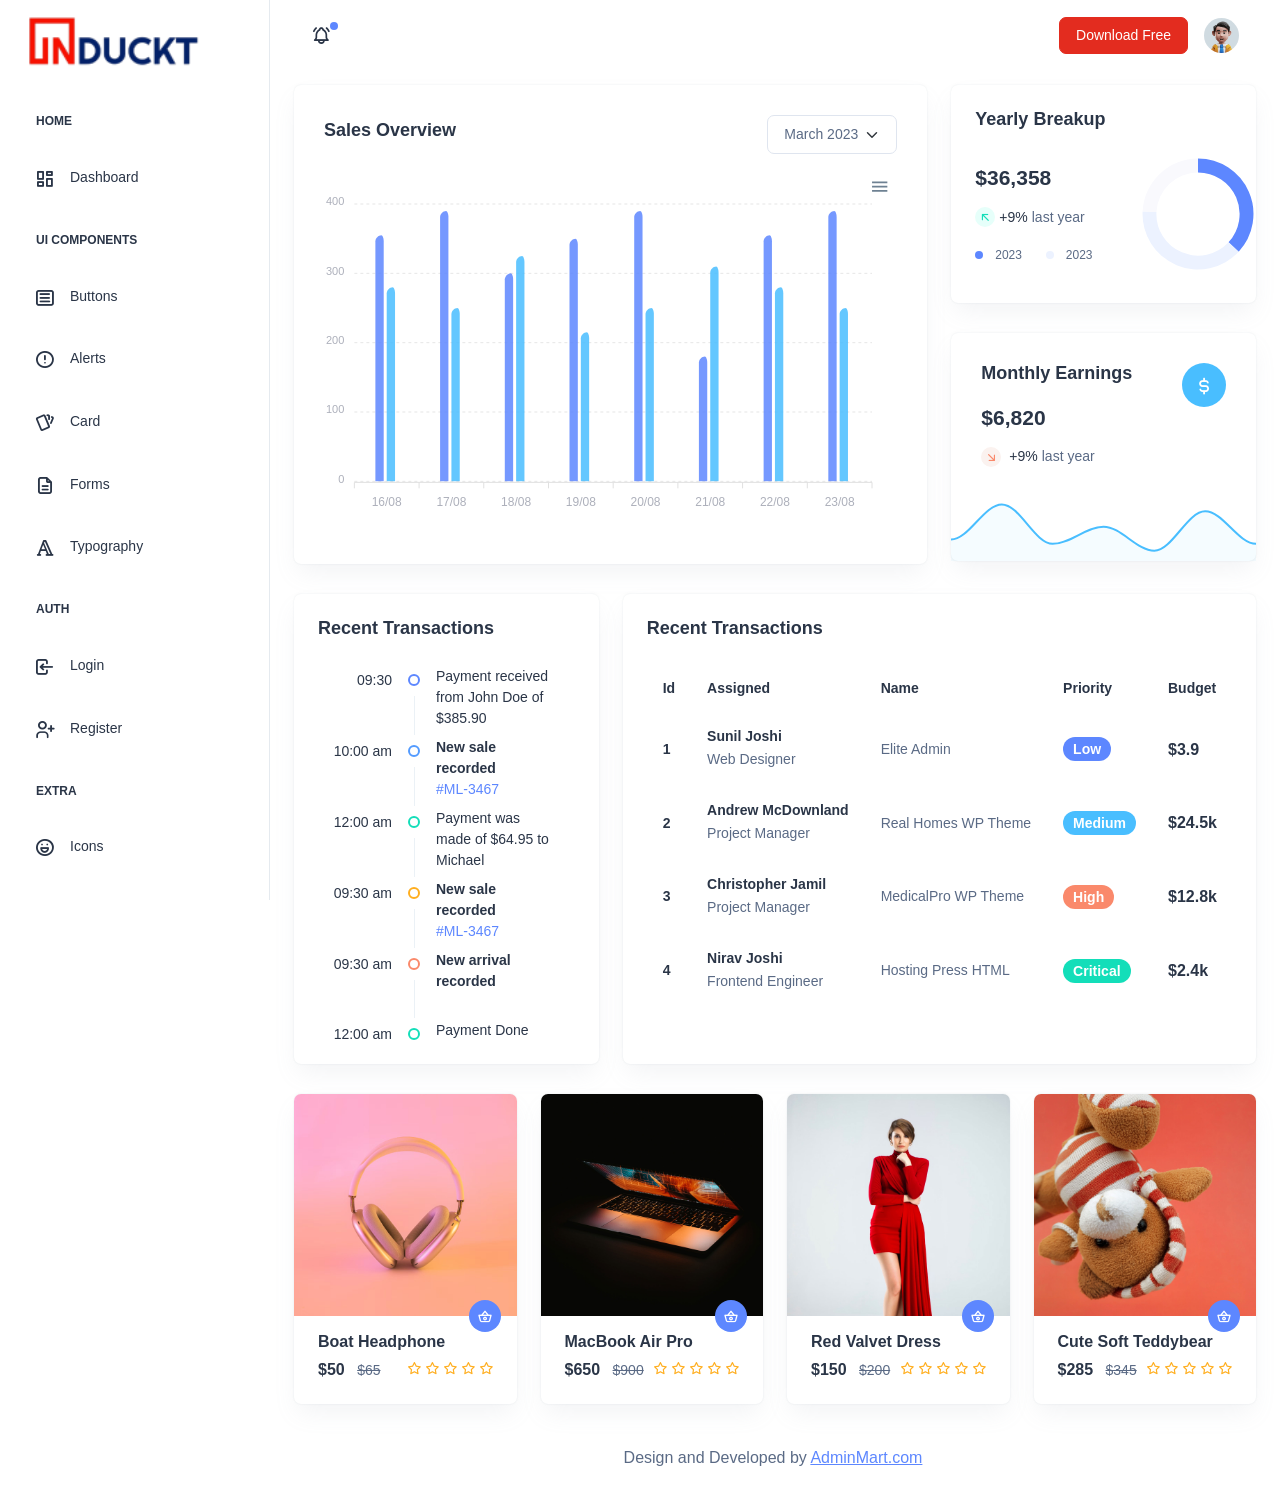
<file: admin-php-not-used/index copy.html>
<!doctype html>
<html lang="en">

<head>
  <meta charset="utf-8">
  <meta name="viewport" content="width=device-width, initial-scale=1">
  <title>Modernize Free</title>
  <link rel="shortcut icon" type="image/png" href="./assets/images/logos/favicon.png" />
  <link rel="stylesheet" href="./assets/css/styles.min.css" />
</head>

<body>
  <!--  Body Wrapper -->
  <div class="page-wrapper" id="main-wrapper" data-layout="vertical" data-navbarbg="skin6" data-sidebartype="full"
    data-sidebar-position="fixed" data-header-position="fixed">
    <!-- Sidebar Start -->
    <aside class="left-sidebar">
      <!-- Sidebar scroll-->
      <div>
        <div class="brand-logo d-flex align-items-center justify-content-between">
          <a href="./index.html" class="text-nowrap logo-img">
            <img src="./assets/images/logos/logo.png" width="180" alt="" />
          </a>
          <div class="close-btn d-xl-none d-block sidebartoggler cursor-pointer" id="sidebarCollapse">
            <i class="ti ti-x fs-8"></i>
          </div>
        </div>
        <!-- Sidebar navigation-->
        <nav class="sidebar-nav scroll-sidebar" data-simplebar="">
          <ul id="sidebarnav">
            <li class="nav-small-cap">
              <i class="ti ti-dots nav-small-cap-icon fs-4"></i>
              <span class="hide-menu">Home</span>
            </li>
            <li class="sidebar-item">
              <a class="sidebar-link" href="./index.html" aria-expanded="false">
                <span>
                  <i class="ti ti-layout-dashboard"></i>
                </span>
                <span class="hide-menu">Dashboard</span>
              </a>
            </li>
            <li class="nav-small-cap">
              <i class="ti ti-dots nav-small-cap-icon fs-4"></i>
              <span class="hide-menu">UI COMPONENTS</span>
            </li>
            <li class="sidebar-item">
              <a class="sidebar-link" href="./ui-buttons.html" aria-expanded="false">
                <span>
                  <i class="ti ti-article"></i>
                </span>
                <span class="hide-menu">Buttons</span>
              </a>
            </li>
            <li class="sidebar-item">
              <a class="sidebar-link" href="./ui-alerts.html" aria-expanded="false">
                <span>
                  <i class="ti ti-alert-circle"></i>
                </span>
                <span class="hide-menu">Alerts</span>
              </a>
            </li>
            <li class="sidebar-item">
              <a class="sidebar-link" href="./ui-card.html" aria-expanded="false">
                <span>
                  <i class="ti ti-cards"></i>
                </span>
                <span class="hide-menu">Card</span>
              </a>
            </li>
            <li class="sidebar-item">
              <a class="sidebar-link" href="./ui-forms.html" aria-expanded="false">
                <span>
                  <i class="ti ti-file-description"></i>
                </span>
                <span class="hide-menu">Forms</span>
              </a>
            </li>
            <li class="sidebar-item">
              <a class="sidebar-link" href="./ui-typography.html" aria-expanded="false">
                <span>
                  <i class="ti ti-typography"></i>
                </span>
                <span class="hide-menu">Typography</span>
              </a>
            </li>
            <li class="nav-small-cap">
              <i class="ti ti-dots nav-small-cap-icon fs-4"></i>
              <span class="hide-menu">AUTH</span>
            </li>
            <li class="sidebar-item">
              <a class="sidebar-link" href="./authentication-login.html" aria-expanded="false">
                <span>
                  <i class="ti ti-login"></i>
                </span>
                <span class="hide-menu">Login</span>
              </a>
            </li>
            <li class="sidebar-item">
              <a class="sidebar-link" href="./authentication-register.html" aria-expanded="false">
                <span>
                  <i class="ti ti-user-plus"></i>
                </span>
                <span class="hide-menu">Register</span>
              </a>
            </li>
            <li class="nav-small-cap">
              <i class="ti ti-dots nav-small-cap-icon fs-4"></i>
              <span class="hide-menu">EXTRA</span>
            </li>
            <li class="sidebar-item">
              <a class="sidebar-link" href="./icon-tabler.html" aria-expanded="false">
                <span>
                  <i class="ti ti-mood-happy"></i>
                </span>
                <span class="hide-menu">Icons</span>
              </a>
            </li>
            <li class="sidebar-item">
              <a class="sidebar-link" href="./sample-page.html" aria-expanded="false">
                <span>
                  <i class="ti ti-aperture"></i>
                </span>
                <span class="hide-menu">Sample Page</span>
              </a>
            </li>
          </ul>
          <!-- <div class="unlimited-access hide-menu bg-light-primary position-relative mb-7 mt-5 rounded">
            <div class="d-flex">
              <div class="unlimited-access-title me-3">
                <h6 class="fw-semibold fs-4 mb-6 text-dark w-85">Upgrade to pro</h6>
                <a href="https://adminmart.com/product/modernize-bootstrap-5-admin-template/" target="_blank" class="btn btn-primary fs-2 fw-semibold lh-sm">Buy Pro</a>
              </div>
              <div class="unlimited-access-img">
                <img src="./assets/images/backgrounds/rocket.png" alt="" class="img-fluid">
              </div>
            </div>
          </div> -->
        </nav>
        <!-- End Sidebar navigation -->
      </div>
      <!-- End Sidebar scroll-->
    </aside>
    <!--  Sidebar End -->
    <!--  Main wrapper -->
    <div class="body-wrapper">
      <!--  Header Start -->
      <header class="app-header">
        <nav class="navbar navbar-expand-lg navbar-light">
          <ul class="navbar-nav">
            <li class="nav-item d-block d-xl-none">
              <a class="nav-link sidebartoggler nav-icon-hover" id="headerCollapse" href="javascript:void(0)">
                <i class="ti ti-menu-2"></i>
              </a>
            </li>
            <li class="nav-item">
              <a class="nav-link nav-icon-hover" href="javascript:void(0)">
                <i class="ti ti-bell-ringing"></i>
                <div class="notification bg-primary rounded-circle"></div>
              </a>
            </li>
          </ul>
          <div class="navbar-collapse justify-content-end px-0" id="navbarNav">
            <ul class="navbar-nav flex-row ms-auto align-items-center justify-content-end">
              <a href="https://adminmart.com/product/modernize-free-bootstrap-admin-dashboard/" target="_blank" class="btn btn-primary">Download Free</a>
              <li class="nav-item dropdown">
                <a class="nav-link nav-icon-hover" href="javascript:void(0)" id="drop2" data-bs-toggle="dropdown"
                  aria-expanded="false">
                  <img src="./assets/images/profile/user-1.jpg" alt="" width="35" height="35" class="rounded-circle">
                </a>
                <div class="dropdown-menu dropdown-menu-end dropdown-menu-animate-up" aria-labelledby="drop2">
                  <div class="message-body">
                    <a href="javascript:void(0)" class="d-flex align-items-center gap-2 dropdown-item">
                      <i class="ti ti-user fs-6"></i>
                      <p class="mb-0 fs-3">My Profile</p>
                    </a>
                    <a href="javascript:void(0)" class="d-flex align-items-center gap-2 dropdown-item">
                      <i class="ti ti-mail fs-6"></i>
                      <p class="mb-0 fs-3">My Account</p>
                    </a>
                    <a href="javascript:void(0)" class="d-flex align-items-center gap-2 dropdown-item">
                      <i class="ti ti-list-check fs-6"></i>
                      <p class="mb-0 fs-3">My Task</p>
                    </a>
                    <a href="./authentication-login.html" class="btn btn-outline-primary mx-3 mt-2 d-block">Logout</a>
                  </div>
                </div>
              </li>
            </ul>
          </div>
        </nav>
      </header>
      <!--  Header End -->
      <div class="container-fluid">
        <!--  Row 1 -->
        <div class="row">
          <div class="col-lg-8 d-flex align-items-strech">
            <div class="card w-100">
              <div class="card-body">
                <div class="d-sm-flex d-block align-items-center justify-content-between mb-9">
                  <div class="mb-3 mb-sm-0">
                    <h5 class="card-title fw-semibold">Sales Overview</h5>
                  </div>
                  <div>
                    <select class="form-select">
                      <option value="1">March 2023</option>
                      <option value="2">April 2023</option>
                      <option value="3">May 2023</option>
                      <option value="4">June 2023</option>
                    </select>
                  </div>
                </div>
                <div id="chart"></div>
              </div>
            </div>
          </div>
          <div class="col-lg-4">
            <div class="row">
              <div class="col-lg-12">
                <!-- Yearly Breakup -->
                <div class="card overflow-hidden">
                  <div class="card-body p-4">
                    <h5 class="card-title mb-9 fw-semibold">Yearly Breakup</h5>
                    <div class="row align-items-center">
                      <div class="col-8">
                        <h4 class="fw-semibold mb-3">$36,358</h4>
                        <div class="d-flex align-items-center mb-3">
                          <span
                            class="me-1 rounded-circle bg-light-success round-20 d-flex align-items-center justify-content-center">
                            <i class="ti ti-arrow-up-left text-success"></i>
                          </span>
                          <p class="text-dark me-1 fs-3 mb-0">+9%</p>
                          <p class="fs-3 mb-0">last year</p>
                        </div>
                        <div class="d-flex align-items-center">
                          <div class="me-4">
                            <span class="round-8 bg-primary rounded-circle me-2 d-inline-block"></span>
                            <span class="fs-2">2023</span>
                          </div>
                          <div>
                            <span class="round-8 bg-light-primary rounded-circle me-2 d-inline-block"></span>
                            <span class="fs-2">2023</span>
                          </div>
                        </div>
                      </div>
                      <div class="col-4">
                        <div class="d-flex justify-content-center">
                          <div id="breakup"></div>
                        </div>
                      </div>
                    </div>
                  </div>
                </div>
              </div>
              <div class="col-lg-12">
                <!-- Monthly Earnings -->
                <div class="card">
                  <div class="card-body">
                    <div class="row alig n-items-start">
                      <div class="col-8">
                        <h5 class="card-title mb-9 fw-semibold"> Monthly Earnings </h5>
                        <h4 class="fw-semibold mb-3">$6,820</h4>
                        <div class="d-flex align-items-center pb-1">
                          <span
                            class="me-2 rounded-circle bg-light-danger round-20 d-flex align-items-center justify-content-center">
                            <i class="ti ti-arrow-down-right text-danger"></i>
                          </span>
                          <p class="text-dark me-1 fs-3 mb-0">+9%</p>
                          <p class="fs-3 mb-0">last year</p>
                        </div>
                      </div>
                      <div class="col-4">
                        <div class="d-flex justify-content-end">
                          <div
                            class="text-white bg-secondary rounded-circle p-6 d-flex align-items-center justify-content-center">
                            <i class="ti ti-currency-dollar fs-6"></i>
                          </div>
                        </div>
                      </div>
                    </div>
                  </div>
                  <div id="earning"></div>
                </div>
              </div>
            </div>
          </div>
        </div>
        <div class="row">
          <div class="col-lg-4 d-flex align-items-stretch">
            <div class="card w-100">
              <div class="card-body p-4">
                <div class="mb-4">
                  <h5 class="card-title fw-semibold">Recent Transactions</h5>
                </div>
                <ul class="timeline-widget mb-0 position-relative mb-n5">
                  <li class="timeline-item d-flex position-relative overflow-hidden">
                    <div class="timeline-time text-dark flex-shrink-0 text-end">09:30</div>
                    <div class="timeline-badge-wrap d-flex flex-column align-items-center">
                      <span class="timeline-badge border-2 border border-primary flex-shrink-0 my-8"></span>
                      <span class="timeline-badge-border d-block flex-shrink-0"></span>
                    </div>
                    <div class="timeline-desc fs-3 text-dark mt-n1">Payment received from John Doe of $385.90</div>
                  </li>
                  <li class="timeline-item d-flex position-relative overflow-hidden">
                    <div class="timeline-time text-dark flex-shrink-0 text-end">10:00 am</div>
                    <div class="timeline-badge-wrap d-flex flex-column align-items-center">
                      <span class="timeline-badge border-2 border border-info flex-shrink-0 my-8"></span>
                      <span class="timeline-badge-border d-block flex-shrink-0"></span>
                    </div>
                    <div class="timeline-desc fs-3 text-dark mt-n1 fw-semibold">New sale recorded <a
                        href="javascript:void(0)" class="text-primary d-block fw-normal">#ML-3467</a>
                    </div>
                  </li>
                  <li class="timeline-item d-flex position-relative overflow-hidden">
                    <div class="timeline-time text-dark flex-shrink-0 text-end">12:00 am</div>
                    <div class="timeline-badge-wrap d-flex flex-column align-items-center">
                      <span class="timeline-badge border-2 border border-success flex-shrink-0 my-8"></span>
                      <span class="timeline-badge-border d-block flex-shrink-0"></span>
                    </div>
                    <div class="timeline-desc fs-3 text-dark mt-n1">Payment was made of $64.95 to Michael</div>
                  </li>
                  <li class="timeline-item d-flex position-relative overflow-hidden">
                    <div class="timeline-time text-dark flex-shrink-0 text-end">09:30 am</div>
                    <div class="timeline-badge-wrap d-flex flex-column align-items-center">
                      <span class="timeline-badge border-2 border border-warning flex-shrink-0 my-8"></span>
                      <span class="timeline-badge-border d-block flex-shrink-0"></span>
                    </div>
                    <div class="timeline-desc fs-3 text-dark mt-n1 fw-semibold">New sale recorded <a
                        href="javascript:void(0)" class="text-primary d-block fw-normal">#ML-3467</a>
                    </div>
                  </li>
                  <li class="timeline-item d-flex position-relative overflow-hidden">
                    <div class="timeline-time text-dark flex-shrink-0 text-end">09:30 am</div>
                    <div class="timeline-badge-wrap d-flex flex-column align-items-center">
                      <span class="timeline-badge border-2 border border-danger flex-shrink-0 my-8"></span>
                      <span class="timeline-badge-border d-block flex-shrink-0"></span>
                    </div>
                    <div class="timeline-desc fs-3 text-dark mt-n1 fw-semibold">New arrival recorded 
                    </div>
                  </li>
                  <li class="timeline-item d-flex position-relative overflow-hidden">
                    <div class="timeline-time text-dark flex-shrink-0 text-end">12:00 am</div>
                    <div class="timeline-badge-wrap d-flex flex-column align-items-center">
                      <span class="timeline-badge border-2 border border-success flex-shrink-0 my-8"></span>
                    </div>
                    <div class="timeline-desc fs-3 text-dark mt-n1">Payment Done</div>
                  </li>
                </ul>
              </div>
            </div>
          </div>
          <div class="col-lg-8 d-flex align-items-stretch">
            <div class="card w-100">
              <div class="card-body p-4">
                <h5 class="card-title fw-semibold mb-4">Recent Transactions</h5>
                <div class="table-responsive">
                  <table class="table text-nowrap mb-0 align-middle">
                    <thead class="text-dark fs-4">
                      <tr>
                        <th class="border-bottom-0">
                          <h6 class="fw-semibold mb-0">Id</h6>
                        </th>
                        <th class="border-bottom-0">
                          <h6 class="fw-semibold mb-0">Assigned</h6>
                        </th>
                        <th class="border-bottom-0">
                          <h6 class="fw-semibold mb-0">Name</h6>
                        </th>
                        <th class="border-bottom-0">
                          <h6 class="fw-semibold mb-0">Priority</h6>
                        </th>
                        <th class="border-bottom-0">
                          <h6 class="fw-semibold mb-0">Budget</h6>
                        </th>
                      </tr>
                    </thead>
                    <tbody>
                      <tr>
                        <td class="border-bottom-0"><h6 class="fw-semibold mb-0">1</h6></td>
                        <td class="border-bottom-0">
                            <h6 class="fw-semibold mb-1">Sunil Joshi</h6>
                            <span class="fw-normal">Web Designer</span>                          
                        </td>
                        <td class="border-bottom-0">
                          <p class="mb-0 fw-normal">Elite Admin</p>
                        </td>
                        <td class="border-bottom-0">
                          <div class="d-flex align-items-center gap-2">
                            <span class="badge bg-primary rounded-3 fw-semibold">Low</span>
                          </div>
                        </td>
                        <td class="border-bottom-0">
                          <h6 class="fw-semibold mb-0 fs-4">$3.9</h6>
                        </td>
                      </tr> 
                      <tr>
                        <td class="border-bottom-0"><h6 class="fw-semibold mb-0">2</h6></td>
                        <td class="border-bottom-0">
                            <h6 class="fw-semibold mb-1">Andrew McDownland</h6>
                            <span class="fw-normal">Project Manager</span>                          
                        </td>
                        <td class="border-bottom-0">
                          <p class="mb-0 fw-normal">Real Homes WP Theme</p>
                        </td>
                        <td class="border-bottom-0">
                          <div class="d-flex align-items-center gap-2">
                            <span class="badge bg-secondary rounded-3 fw-semibold">Medium</span>
                          </div>
                        </td>
                        <td class="border-bottom-0">
                          <h6 class="fw-semibold mb-0 fs-4">$24.5k</h6>
                        </td>
                      </tr> 
                      <tr>
                        <td class="border-bottom-0"><h6 class="fw-semibold mb-0">3</h6></td>
                        <td class="border-bottom-0">
                            <h6 class="fw-semibold mb-1">Christopher Jamil</h6>
                            <span class="fw-normal">Project Manager</span>                          
                        </td>
                        <td class="border-bottom-0">
                          <p class="mb-0 fw-normal">MedicalPro WP Theme</p>
                        </td>
                        <td class="border-bottom-0">
                          <div class="d-flex align-items-center gap-2">
                            <span class="badge bg-danger rounded-3 fw-semibold">High</span>
                          </div>
                        </td>
                        <td class="border-bottom-0">
                          <h6 class="fw-semibold mb-0 fs-4">$12.8k</h6>
                        </td>
                      </tr>      
                      <tr>
                        <td class="border-bottom-0"><h6 class="fw-semibold mb-0">4</h6></td>
                        <td class="border-bottom-0">
                            <h6 class="fw-semibold mb-1">Nirav Joshi</h6>
                            <span class="fw-normal">Frontend Engineer</span>                          
                        </td>
                        <td class="border-bottom-0">
                          <p class="mb-0 fw-normal">Hosting Press HTML</p>
                        </td>
                        <td class="border-bottom-0">
                          <div class="d-flex align-items-center gap-2">
                            <span class="badge bg-success rounded-3 fw-semibold">Critical</span>
                          </div>
                        </td>
                        <td class="border-bottom-0">
                          <h6 class="fw-semibold mb-0 fs-4">$2.4k</h6>
                        </td>
                      </tr>                       
                    </tbody>
                  </table>
                </div>
              </div>
            </div>
          </div>
        </div>
        <div class="row">
          <div class="col-sm-6 col-xl-3">
            <div class="card overflow-hidden rounded-2">
              <div class="position-relative">
                <a href="javascript:void(0)"><img src="./assets/images/products/s4.jpg" class="card-img-top rounded-0" alt="..."></a>
                <a href="javascript:void(0)" class="bg-primary rounded-circle p-2 text-white d-inline-flex position-absolute bottom-0 end-0 mb-n3 me-3" data-bs-toggle="tooltip" data-bs-placement="top" data-bs-title="Add To Cart"><i class="ti ti-basket fs-4"></i></a>                      </div>
              <div class="card-body pt-3 p-4">
                <h6 class="fw-semibold fs-4">Boat Headphone</h6>
                <div class="d-flex align-items-center justify-content-between">
                  <h6 class="fw-semibold fs-4 mb-0">$50 <span class="ms-2 fw-normal text-muted fs-3"><del>$65</del></span></h6>
                  <ul class="list-unstyled d-flex align-items-center mb-0">
                    <li><a class="me-1" href="javascript:void(0)"><i class="ti ti-star text-warning"></i></a></li>
                    <li><a class="me-1" href="javascript:void(0)"><i class="ti ti-star text-warning"></i></a></li>
                    <li><a class="me-1" href="javascript:void(0)"><i class="ti ti-star text-warning"></i></a></li>
                    <li><a class="me-1" href="javascript:void(0)"><i class="ti ti-star text-warning"></i></a></li>
                    <li><a class="" href="javascript:void(0)"><i class="ti ti-star text-warning"></i></a></li>
                  </ul>
                </div>
              </div>
            </div>
          </div>
          <div class="col-sm-6 col-xl-3">
            <div class="card overflow-hidden rounded-2">
              <div class="position-relative">
                <a href="javascript:void(0)"><img src="./assets/images/products/s5.jpg" class="card-img-top rounded-0" alt="..."></a>
                <a href="javascript:void(0)" class="bg-primary rounded-circle p-2 text-white d-inline-flex position-absolute bottom-0 end-0 mb-n3 me-3" data-bs-toggle="tooltip" data-bs-placement="top" data-bs-title="Add To Cart"><i class="ti ti-basket fs-4"></i></a>                      </div>
              <div class="card-body pt-3 p-4">
                <h6 class="fw-semibold fs-4">MacBook Air Pro</h6>
                <div class="d-flex align-items-center justify-content-between">
                  <h6 class="fw-semibold fs-4 mb-0">$650 <span class="ms-2 fw-normal text-muted fs-3"><del>$900</del></span></h6>
                  <ul class="list-unstyled d-flex align-items-center mb-0">
                    <li><a class="me-1" href="javascript:void(0)"><i class="ti ti-star text-warning"></i></a></li>
                    <li><a class="me-1" href="javascript:void(0)"><i class="ti ti-star text-warning"></i></a></li>
                    <li><a class="me-1" href="javascript:void(0)"><i class="ti ti-star text-warning"></i></a></li>
                    <li><a class="me-1" href="javascript:void(0)"><i class="ti ti-star text-warning"></i></a></li>
                    <li><a class="" href="javascript:void(0)"><i class="ti ti-star text-warning"></i></a></li>
                  </ul>
                </div>
              </div>
            </div>
          </div>
          <div class="col-sm-6 col-xl-3">
            <div class="card overflow-hidden rounded-2">
              <div class="position-relative">
                <a href="javascript:void(0)"><img src="./assets/images/products/s7.jpg" class="card-img-top rounded-0" alt="..."></a>
                <a href="javascript:void(0)" class="bg-primary rounded-circle p-2 text-white d-inline-flex position-absolute bottom-0 end-0 mb-n3 me-3" data-bs-toggle="tooltip" data-bs-placement="top" data-bs-title="Add To Cart"><i class="ti ti-basket fs-4"></i></a>                      </div>
              <div class="card-body pt-3 p-4">
                <h6 class="fw-semibold fs-4">Red Valvet Dress</h6>
                <div class="d-flex align-items-center justify-content-between">
                  <h6 class="fw-semibold fs-4 mb-0">$150 <span class="ms-2 fw-normal text-muted fs-3"><del>$200</del></span></h6>
                  <ul class="list-unstyled d-flex align-items-center mb-0">
                    <li><a class="me-1" href="javascript:void(0)"><i class="ti ti-star text-warning"></i></a></li>
                    <li><a class="me-1" href="javascript:void(0)"><i class="ti ti-star text-warning"></i></a></li>
                    <li><a class="me-1" href="javascript:void(0)"><i class="ti ti-star text-warning"></i></a></li>
                    <li><a class="me-1" href="javascript:void(0)"><i class="ti ti-star text-warning"></i></a></li>
                    <li><a class="" href="javascript:void(0)"><i class="ti ti-star text-warning"></i></a></li>
                  </ul>
                </div>
              </div>
            </div>
          </div>
          <div class="col-sm-6 col-xl-3">
            <div class="card overflow-hidden rounded-2">
              <div class="position-relative">
                <a href="javascript:void(0)"><img src="./assets/images/products/s11.jpg" class="card-img-top rounded-0" alt="..."></a>
                <a href="javascript:void(0)" class="bg-primary rounded-circle p-2 text-white d-inline-flex position-absolute bottom-0 end-0 mb-n3 me-3" data-bs-toggle="tooltip" data-bs-placement="top" data-bs-title="Add To Cart"><i class="ti ti-basket fs-4"></i></a>                      </div>
              <div class="card-body pt-3 p-4">
                <h6 class="fw-semibold fs-4">Cute Soft Teddybear</h6>
                <div class="d-flex align-items-center justify-content-between">
                  <h6 class="fw-semibold fs-4 mb-0">$285 <span class="ms-2 fw-normal text-muted fs-3"><del>$345</del></span></h6>
                  <ul class="list-unstyled d-flex align-items-center mb-0">
                    <li><a class="me-1" href="javascript:void(0)"><i class="ti ti-star text-warning"></i></a></li>
                    <li><a class="me-1" href="javascript:void(0)"><i class="ti ti-star text-warning"></i></a></li>
                    <li><a class="me-1" href="javascript:void(0)"><i class="ti ti-star text-warning"></i></a></li>
                    <li><a class="me-1" href="javascript:void(0)"><i class="ti ti-star text-warning"></i></a></li>
                    <li><a class="" href="javascript:void(0)"><i class="ti ti-star text-warning"></i></a></li>
                  </ul>
                </div>
              </div>
            </div>
          </div>
        </div>
        <div class="py-6 px-6 text-center">
          <p class="mb-0 fs-4">Design and Developed by <a href="https://adminmart.com/" target="_blank" class="pe-1 text-primary text-decoration-underline">AdminMart.com</a></p>
        </div>
      </div>
    </div>
  </div>
  <script src="./assets/libs/jquery/dist/jquery.min.js"></script>
  <script src="./assets/libs/bootstrap/dist/js/bootstrap.bundle.min.js"></script>
  <script src="./assets/js/sidebarmenu.js"></script>
  <script src="./assets/js/app.min.js"></script>
  <script src="./assets/libs/apexcharts/dist/apexcharts.min.js"></script>
  <script src="./assets/libs/simplebar/dist/simplebar.js"></script>
  <script src="./assets/js/dashboard.js"></script>
</body>

</html>
</file>
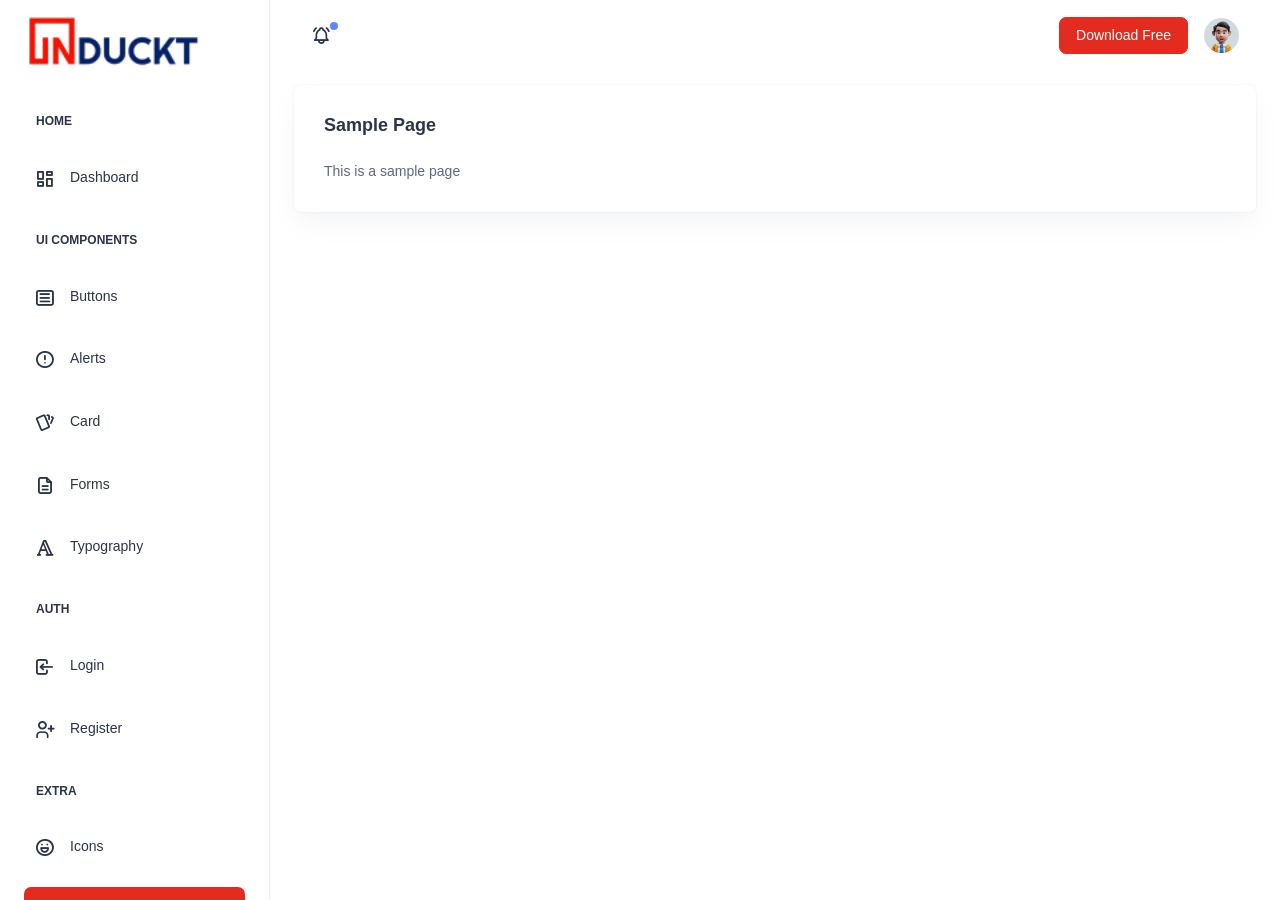
<file: admin-php-not-used/sample-page.html>
<!doctype html>
<html lang="en">

<head>
  <meta charset="utf-8">
  <meta name="viewport" content="width=device-width, initial-scale=1">
  <title>Modernize Free</title>
  <link rel="shortcut icon" type="image/png" href="./assets/images/logos/favicon.png" />
  <link rel="stylesheet" href="./assets/css/styles.min.css" />
</head>

<body>
  <!--  Body Wrapper -->
  <div class="page-wrapper" id="main-wrapper" data-layout="vertical" data-navbarbg="skin6" data-sidebartype="full"
    data-sidebar-position="fixed" data-header-position="fixed">
    <!-- Sidebar Start -->
    <aside class="left-sidebar">
      <!-- Sidebar scroll-->
      <div>
        <div class="brand-logo d-flex align-items-center justify-content-between">
          <a href="./index.html" class="text-nowrap logo-img">
            <img src="./assets/images/logos/logo.png" width="180" alt="" />
          </a>
          <div class="close-btn d-xl-none d-block sidebartoggler cursor-pointer" id="sidebarCollapse">
            <i class="ti ti-x fs-8"></i>
          </div>
        </div>
        <!-- Sidebar navigation-->
        <nav class="sidebar-nav scroll-sidebar" data-simplebar="">
          <ul id="sidebarnav">
            <li class="nav-small-cap">
              <i class="ti ti-dots nav-small-cap-icon fs-4"></i>
              <span class="hide-menu">Home</span>
            </li>
            <li class="sidebar-item">
              <a class="sidebar-link" href="./index.html" aria-expanded="false">
                <span>
                  <i class="ti ti-layout-dashboard"></i>
                </span>
                <span class="hide-menu">Dashboard</span>
              </a>
            </li>
            <li class="nav-small-cap">
              <i class="ti ti-dots nav-small-cap-icon fs-4"></i>
              <span class="hide-menu">UI COMPONENTS</span>
            </li>
            <li class="sidebar-item">
              <a class="sidebar-link" href="./ui-buttons.html" aria-expanded="false">
                <span>
                  <i class="ti ti-article"></i>
                </span>
                <span class="hide-menu">Buttons</span>
              </a>
            </li>
            <li class="sidebar-item">
              <a class="sidebar-link" href="./ui-alerts.html" aria-expanded="false">
                <span>
                  <i class="ti ti-alert-circle"></i>
                </span>
                <span class="hide-menu">Alerts</span>
              </a>
            </li>
            <li class="sidebar-item">
              <a class="sidebar-link" href="./ui-card.html" aria-expanded="false">
                <span>
                  <i class="ti ti-cards"></i>
                </span>
                <span class="hide-menu">Card</span>
              </a>
            </li>
            <li class="sidebar-item">
              <a class="sidebar-link" href="./ui-forms.html" aria-expanded="false">
                <span>
                  <i class="ti ti-file-description"></i>
                </span>
                <span class="hide-menu">Forms</span>
              </a>
            </li>
            <li class="sidebar-item">
              <a class="sidebar-link" href="./ui-typography.html" aria-expanded="false">
                <span>
                  <i class="ti ti-typography"></i>
                </span>
                <span class="hide-menu">Typography</span>
              </a>
            </li>
            <li class="nav-small-cap">
              <i class="ti ti-dots nav-small-cap-icon fs-4"></i>
              <span class="hide-menu">AUTH</span>
            </li>
            <li class="sidebar-item">
              <a class="sidebar-link" href="./authentication-login.html" aria-expanded="false">
                <span>
                  <i class="ti ti-login"></i>
                </span>
                <span class="hide-menu">Login</span>
              </a>
            </li>
            <li class="sidebar-item">
              <a class="sidebar-link" href="./authentication-register.html" aria-expanded="false">
                <span>
                  <i class="ti ti-user-plus"></i>
                </span>
                <span class="hide-menu">Register</span>
              </a>
            </li>
            <li class="nav-small-cap">
              <i class="ti ti-dots nav-small-cap-icon fs-4"></i>
              <span class="hide-menu">EXTRA</span>
            </li>
            <li class="sidebar-item">
              <a class="sidebar-link" href="./icon-tabler.html" aria-expanded="false">
                <span>
                  <i class="ti ti-mood-happy"></i>
                </span>
                <span class="hide-menu">Icons</span>
              </a>
            </li>
            <li class="sidebar-item">
              <a class="sidebar-link" href="./sample-page.html" aria-expanded="false">
                <span>
                  <i class="ti ti-aperture"></i>
                </span>
                <span class="hide-menu">Sample Page</span>
              </a>
            </li>
          </ul>
          <div class="unlimited-access hide-menu bg-light-primary position-relative mb-7 mt-5 rounded">
            <div class="d-flex">
              <div class="unlimited-access-title me-3">
                <h6 class="fw-semibold fs-4 mb-6 text-dark w-85">Upgrade to pro</h6>
                <a href="https://adminmart.com/product/modernize-bootstrap-5-admin-template/" target="_blank" class="btn btn-primary fs-2 fw-semibold lh-sm">Buy Pro</a>
              </div>
              <div class="unlimited-access-img">
                <img src="./assets/images/backgrounds/rocket.png" alt="" class="img-fluid">
              </div>
            </div>
          </div>
        </nav>
        <!-- End Sidebar navigation -->
      </div>
      <!-- End Sidebar scroll-->
    </aside>
    <!--  Sidebar End -->
    <!--  Main wrapper -->
    <div class="body-wrapper">
      <!--  Header Start -->
      <header class="app-header">
        <nav class="navbar navbar-expand-lg navbar-light">
          <ul class="navbar-nav">
            <li class="nav-item d-block d-xl-none">
              <a class="nav-link sidebartoggler nav-icon-hover" id="headerCollapse" href="javascript:void(0)">
                <i class="ti ti-menu-2"></i>
              </a>
            </li>
            <li class="nav-item">
              <a class="nav-link nav-icon-hover" href="javascript:void(0)">
                <i class="ti ti-bell-ringing"></i>
                <div class="notification bg-primary rounded-circle"></div>
              </a>
            </li>
          </ul>
          <div class="navbar-collapse justify-content-end px-0" id="navbarNav">
            <ul class="navbar-nav flex-row ms-auto align-items-center justify-content-end">
              <a href="https://adminmart.com/product/modernize-free-bootstrap-admin-dashboard/" target="_blank" class="btn btn-primary">Download Free</a>
              <li class="nav-item dropdown">
                <a class="nav-link nav-icon-hover" href="javascript:void(0)" id="drop2" data-bs-toggle="dropdown"
                  aria-expanded="false">
                  <img src="./assets/images/profile/user-1.jpg" alt="" width="35" height="35" class="rounded-circle">
                </a>
                <div class="dropdown-menu dropdown-menu-end dropdown-menu-animate-up" aria-labelledby="drop2">
                  <div class="message-body">
                    <a href="javascript:void(0)" class="d-flex align-items-center gap-2 dropdown-item">
                      <i class="ti ti-user fs-6"></i>
                      <p class="mb-0 fs-3">My Profile</p>
                    </a>
                    <a href="javascript:void(0)" class="d-flex align-items-center gap-2 dropdown-item">
                      <i class="ti ti-mail fs-6"></i>
                      <p class="mb-0 fs-3">My Account</p>
                    </a>
                    <a href="javascript:void(0)" class="d-flex align-items-center gap-2 dropdown-item">
                      <i class="ti ti-list-check fs-6"></i>
                      <p class="mb-0 fs-3">My Task</p>
                    </a>
                    <a href="./authentication-login.html" class="btn btn-outline-primary mx-3 mt-2 d-block">Logout</a>
                  </div>
                </div>
              </li>
            </ul>
          </div>
        </nav>
      </header>
      
      <!--  Header End -->
      <div class="container-fluid">
        <div class="card">
          <div class="card-body">
            <h5 class="card-title fw-semibold mb-4">Sample Page</h5>
            <p class="mb-0">This is a sample page </p>
          </div>
        </div>
      </div>
    </div>
  </div>

  <script src="./assets/libs/jquery/dist/jquery.min.js"></script>
  <script src="./assets/libs/bootstrap/dist/js/bootstrap.bundle.min.js"></script>
  <script src="./assets/js/sidebarmenu.js"></script>
  <script src="./assets/js/app.min.js"></script>
  <script src="./assets/libs/simplebar/dist/simplebar.js"></script>
</body>

</html>
</file>
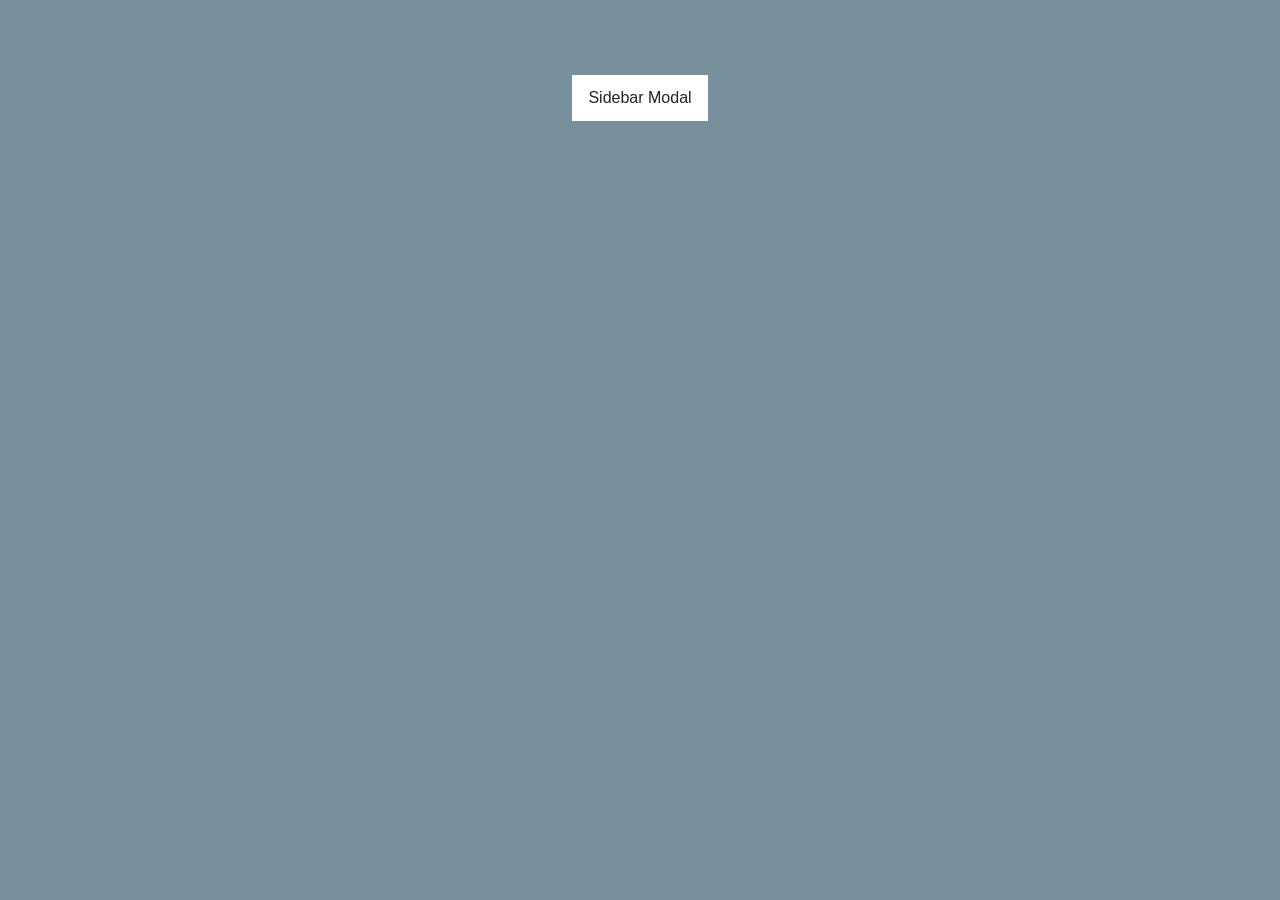
<file: admin-php-not-used/test.html>
<!DOCTYPE html>
<html lang="en">
<head>
  <meta charset="UTF-8">
  <meta name="viewport" content="width=device-width, initial-scale=1.0">
  <title>Bootstrap Modal Example</title>
  <!-- Bootstrap CSS -->
  <link rel="stylesheet" href="https://stackpath.bootstrapcdn.com/bootstrap/4.5.2/css/bootstrap.min.css">
  <style>
   .modal.left .modal-dialog {
	position:fixed;
	right: 0;
	margin: auto;
	width: 320px;
	height: 100%;
	-webkit-transform: translate3d(0%, 0, 0);
	-ms-transform: translate3d(0%, 0, 0);
	-o-transform: translate3d(0%, 0, 0);
	transform: translate3d(0%, 0, 0);
}

.modal.left .modal-content {
	height: 100%;
	overflow-y: auto;
}

.modal.right .modal-body {
	padding: 15px 15px 80px;
}

.modal.right.fade .modal-dialog {
	left: -320px;
	-webkit-transition: opacity 0.3s linear, left 0.3s ease-out;
	-moz-transition: opacity 0.3s linear, left 0.3s ease-out;
	-o-transition: opacity 0.3s linear, left 0.3s ease-out;
	transition: opacity 0.3s linear, left 0.3s ease-out;
}

.modal.right.fade.show .modal-dialog {
	right: 0;
}

/* ----- MODAL STYLE ----- */
.modal-content {
	border-radius: 0;
	border: none;
}

.modal-header {
	border-bottom-color: #eeeeee;
	background-color: #fafafa;
}

/* ----- v CAN BE DELETED v ----- */
body {
	background-color: #78909c;
}

.demo {
	padding-top: 60px;
	padding-bottom: 110px;
}

.btn-demo {
	margin: 15px;
	padding: 10px 15px;
	border-radius: 0;
	font-size: 16px;
	background-color: #ffffff;
}

.btn-demo:focus {
	outline: 0;
}

  </style>

<div class="container demo">
	<div class="text-center">
		<button type="button" class="btn btn-demo" data-toggle="modal" data-target="#exampleModal">
			Sidebar Modal
		</button>
	</div>
	<div class="modal left fade" id="exampleModal" tabindex="" role="dialog" aria-labelledby="exampleModalLabel" aria-hidden="true">
		<div class="modal-dialog" role="document">
			<div class="modal-content">
				<div class="modal-body">
					<div class="nav flex-sm-column flex-row">
						<a class="nav-item nav-link active" href="#">Home</a>
						<a href="#" class="nav-item nav-link">Link</a>
						<a href="#" class="nav-item nav-link">Link</a>
						<a href="#" class="nav-item nav-link">Link</a>
					</div>
				</div>
				<div class="modal-footer">
					<button type="button" class="btn btn-secondary" data-dismiss="modal">Close</button>
				</div>
			</div>
		</div>
	</div>
</div>
	<!-- container -->

<!-- Bootstrap JS (jQuery and Popper.js are required) -->
<script src="https://code.jquery.com/jquery-3.5.1.slim.min.js"></script>
<script src="https://cdn.jsdelivr.net/npm/@popperjs/core@2.5.4/dist/umd/popper.min.js"></script>
<script src="https://stackpath.bootstrapcdn.com/bootstrap/4.5.2/js/bootstrap.min.js"></script>

</body>
</html>
</file>
<file: admin-php-not-used/table/style.css>
/* CSS for simple table body */
.simple-table tbody {
    background-color: #eee;
}

.simple-table th,
.simple-table td {
    text-align: center;
}

.simple-table tbody tr:nth-child(even) {
    background-color: #BEF2F5;
}

.pagination li:hover {
    cursor: pointer;
}

/* CSS to display table rows */
.displayed {
    display: table-row;
}
</file>
